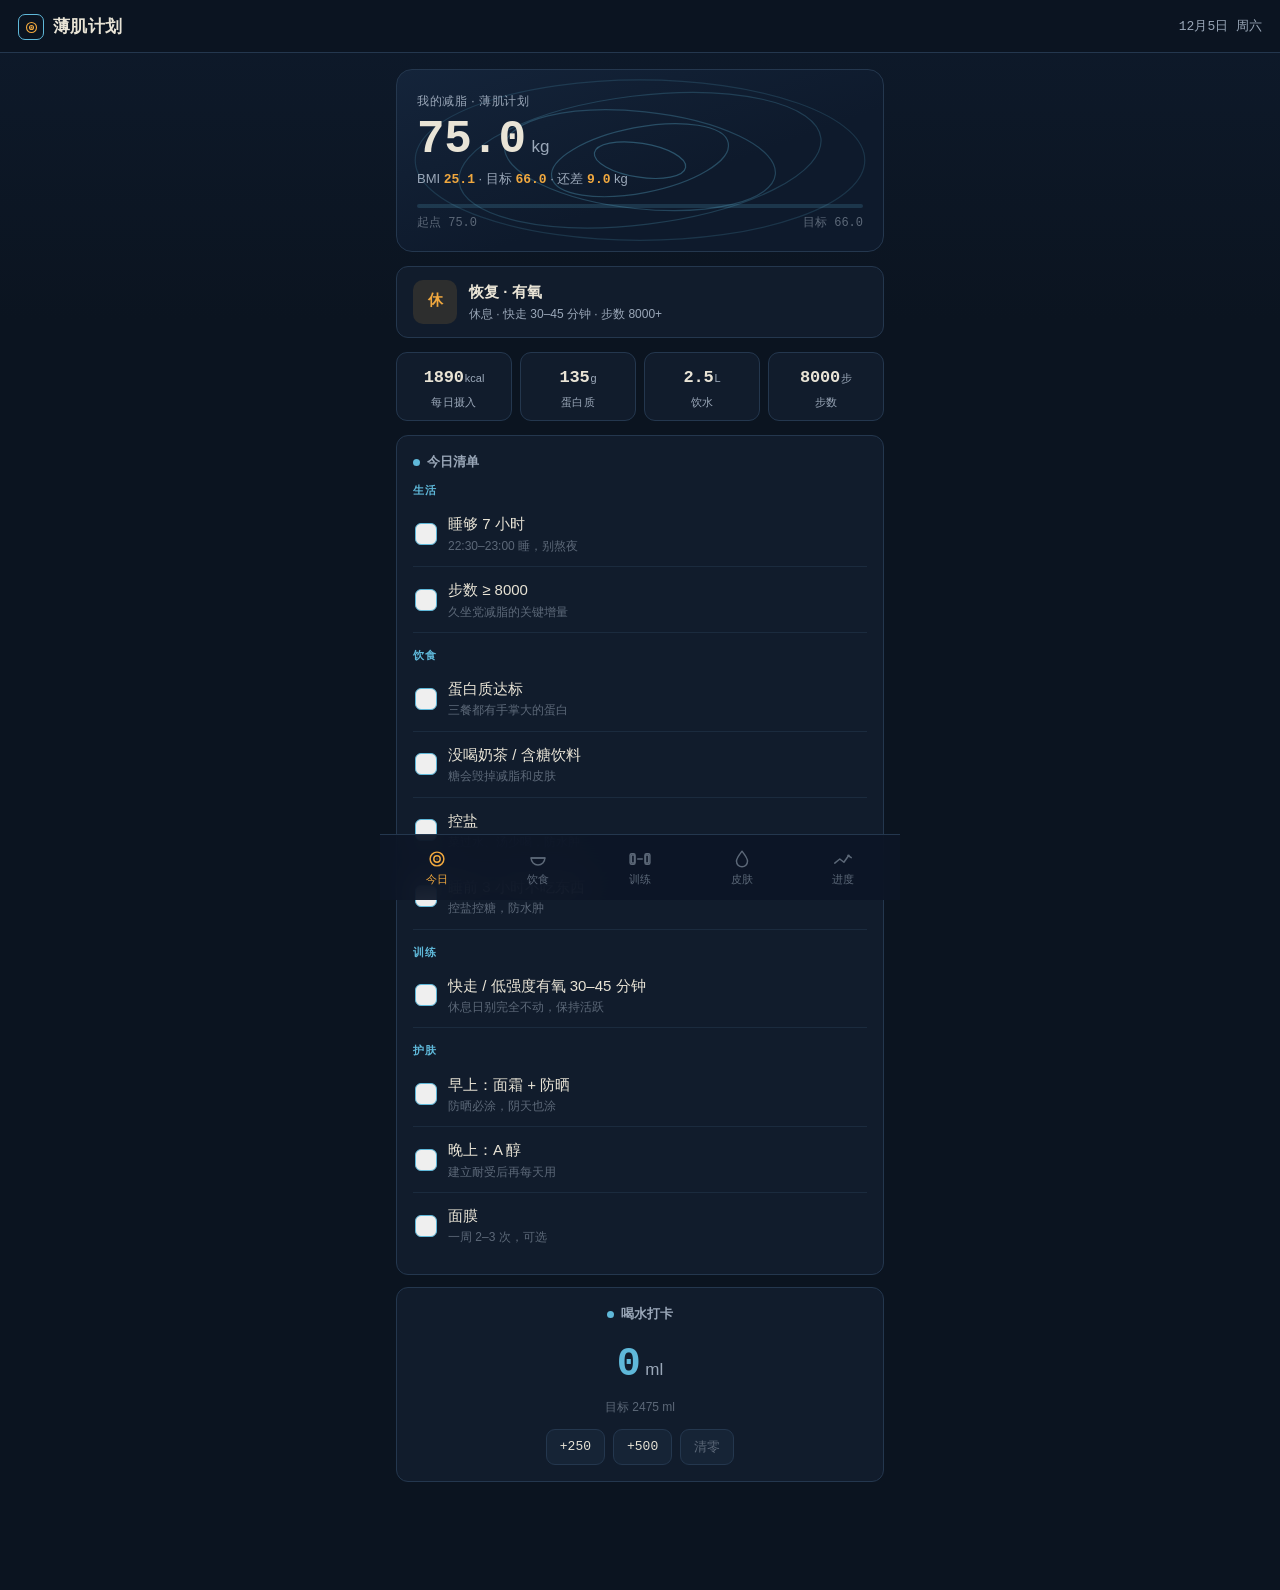
<file: index.html>
<!DOCTYPE html>
<html lang="zh-CN">
<head>
  <meta charset="UTF-8">
  <meta name="viewport" content="width=device-width, initial-scale=1, maximum-scale=1, user-scalable=no, viewport-fit=cover">
  <title>薄肌计划</title>
  <meta name="description" content="个人减脂 · 薄肌 · 皮肤 · 脸部轮廓计划">

  <!-- PWA -->
  <link rel="manifest" href="manifest.json">
  <meta name="theme-color" content="#0b1420">
  <link rel="icon" type="image/png" href="icons/icon-192.png">

  <!-- iOS 添加到主屏幕 -->
  <meta name="apple-mobile-web-app-capable" content="yes">
  <meta name="apple-mobile-web-app-status-bar-style" content="black-translucent">
  <meta name="apple-mobile-web-app-title" content="薄肌计划">
  <link rel="apple-touch-icon" href="icons/icon-180.png">

  <link rel="stylesheet" href="css/style.css">
</head>
<body>

  <header class="topbar">
    <div class="brand">
      <span class="brand-mark" aria-hidden="true">
        <svg viewBox="0 0 24 24" fill="none" stroke="currentColor" stroke-width="1.8" stroke-linecap="round" stroke-linejoin="round">
          <circle cx="12" cy="12" r="8"></circle><circle cx="12" cy="12" r="3.2"></circle><circle cx="12" cy="12" r="0.6" fill="currentColor"></circle>
        </svg>
      </span>
      薄肌计划
    </div>
    <div class="date" id="today-date">—</div>
  </header>

  <main>

    <!-- ============ 今日 ============ -->
    <section class="view active" id="view-today">

      <div class="hero">
        <svg class="contour" viewBox="0 0 400 160" preserveAspectRatio="xMidYMid slice" aria-hidden="true">
          <g fill="none" stroke="#5fb8d9">
            <ellipse cx="200" cy="80" rx="185" ry="66" stroke-opacity=".34"></ellipse>
            <ellipse cx="200" cy="80" rx="150" ry="53" stroke-opacity=".44" transform="rotate(-7 200 80)"></ellipse>
            <ellipse cx="200" cy="80" rx="112" ry="40" stroke-opacity=".54" transform="rotate(6 200 80)"></ellipse>
            <ellipse cx="200" cy="80" rx="74" ry="27" stroke-opacity=".62" transform="rotate(-11 200 80)"></ellipse>
            <ellipse cx="200" cy="80" rx="38" ry="14" stroke-opacity=".7" transform="rotate(9 200 80)"></ellipse>
          </g>
        </svg>
        <div class="hero-body">
          <div class="hero-eyebrow">我的减脂 · 薄肌计划</div>
          <div class="hero-weight">
            <span class="num" id="hero-weight">—</span>
            <span class="unit">kg</span>
          </div>
          <div class="hero-sub">BMI <b id="hero-bmi">—</b> · 目标 <b>66.0</b> · 还差 <b id="hero-diff">—</b> kg</div>
          <div class="hero-progress">
            <div class="bar"><i id="hero-fill" style="width:0%"></i></div>
            <div class="cap"><span id="hero-cap-l">起点 75.0</span><span id="hero-cap-r">目标 66.0</span></div>
          </div>
        </div>
      </div>

      <div class="today-train" id="today-train">
        <div class="day" id="tt-day">—</div>
        <div>
          <div class="t1" id="tt-name">今日训练</div>
          <div class="t2" id="tt-sub">—</div>
        </div>
      </div>

      <div class="targets">
        <div class="target"><div class="v"><span class="num" id="tgt-kcal">—</span><span class="u">kcal</span></div><div class="k">每日摄入</div></div>
        <div class="target"><div class="v"><span class="num" id="tgt-protein">—</span><span class="u">g</span></div><div class="k">蛋白质</div></div>
        <div class="target"><div class="v"><span class="num" id="tgt-water">—</span><span class="u">L</span></div><div class="k">饮水</div></div>
        <div class="target"><div class="v"><span class="num">8000</span><span class="u">步</span></div><div class="k">步数</div></div>
      </div>

      <div class="card">
        <div class="card-title"><span class="dot"></span>今日清单</div>
        <div id="checklist">
          <div class="cl-group">生活</div>
          <div class="check-item" data-key="sleep">
            <button class="box" aria-label="标记完成" aria-pressed="false"><svg viewBox="0 0 24 24" stroke-width="3" stroke-linecap="round" stroke-linejoin="round"><path d="M4 12.5 L9.5 18 L20 6"></path></svg></button>
            <div class="label">睡够 7 小时<small>22:30–23:00 睡，别熬夜</small></div>
          </div>
          <div class="check-item" data-key="steps">
            <button class="box" aria-label="标记完成" aria-pressed="false"><svg viewBox="0 0 24 24" stroke-width="3" stroke-linecap="round" stroke-linejoin="round"><path d="M4 12.5 L9.5 18 L20 6"></path></svg></button>
            <div class="label">步数 ≥ 8000<small>久坐党减脂的关键增量</small></div>
          </div>

          <div class="cl-group">饮食</div>
          <div class="check-item" data-key="protein">
            <button class="box" aria-label="标记完成" aria-pressed="false"><svg viewBox="0 0 24 24" stroke-width="3" stroke-linecap="round" stroke-linejoin="round"><path d="M4 12.5 L9.5 18 L20 6"></path></svg></button>
            <div class="label">蛋白质达标<small>三餐都有手掌大的蛋白</small></div>
          </div>
          <div class="check-item" data-key="nosugar">
            <button class="box" aria-label="标记完成" aria-pressed="false"><svg viewBox="0 0 24 24" stroke-width="3" stroke-linecap="round" stroke-linejoin="round"><path d="M4 12.5 L9.5 18 L20 6"></path></svg></button>
            <div class="label">没喝奶茶 / 含糖饮料<small>糖会毁掉减脂和皮肤</small></div>
          </div>
          <div class="check-item" data-key="lowsalt">
            <button class="box" aria-label="标记完成" aria-pressed="false"><svg viewBox="0 0 24 24" stroke-width="3" stroke-linecap="round" stroke-linejoin="round"><path d="M4 12.5 L9.5 18 L20 6"></path></svg></button>
            <div class="label">控盐<small>菜过水、汤少喝，防水肿</small></div>
          </div>
          <div class="check-item" data-key="fast">
            <button class="box" aria-label="标记完成" aria-pressed="false"><svg viewBox="0 0 24 24" stroke-width="3" stroke-linecap="round" stroke-linejoin="round"><path d="M4 12.5 L9.5 18 L20 6"></path></svg></button>
            <div class="label">睡前 3 小时不吃东西<small>控盐控糖，防水肿</small></div>
          </div>

          <div class="cl-group">训练</div>
          <div class="check-item" data-key="workout">
            <button class="box" aria-label="标记完成" aria-pressed="false"><svg viewBox="0 0 24 24" stroke-width="3" stroke-linecap="round" stroke-linejoin="round"><path d="M4 12.5 L9.5 18 L20 6"></path></svg></button>
            <div class="label"><span id="cl-workout-label">完成今日训练</span><small id="cl-workout-sub">—</small></div>
          </div>
          <div class="check-item" data-key="cardio">
            <button class="box" aria-label="标记完成" aria-pressed="false"><svg viewBox="0 0 24 24" stroke-width="3" stroke-linecap="round" stroke-linejoin="round"><path d="M4 12.5 L9.5 18 L20 6"></path></svg></button>
            <div class="label"><span id="cl-cardio-label">有氧</span><small id="cl-cardio-sub">—</small></div>
          </div>

          <div class="cl-group">护肤</div>
          <div class="check-item" data-key="amskin">
            <button class="box" aria-label="标记完成" aria-pressed="false"><svg viewBox="0 0 24 24" stroke-width="3" stroke-linecap="round" stroke-linejoin="round"><path d="M4 12.5 L9.5 18 L20 6"></path></svg></button>
            <div class="label">早上：面霜 + 防晒<small>防晒必涂，阴天也涂</small></div>
          </div>
          <div class="check-item" data-key="pmskin">
            <button class="box" aria-label="标记完成" aria-pressed="false"><svg viewBox="0 0 24 24" stroke-width="3" stroke-linecap="round" stroke-linejoin="round"><path d="M4 12.5 L9.5 18 L20 6"></path></svg></button>
            <div class="label">晚上：A 醇<small>建立耐受后再每天用</small></div>
          </div>
          <div class="check-item" data-key="mask">
            <button class="box" aria-label="标记完成" aria-pressed="false"><svg viewBox="0 0 24 24" stroke-width="3" stroke-linecap="round" stroke-linejoin="round"><path d="M4 12.5 L9.5 18 L20 6"></path></svg></button>
            <div class="label">面膜<small>一周 2–3 次，可选</small></div>
          </div>
        </div>
      </div>

      <div class="card water">
        <div class="card-title" style="justify-content:center"><span class="dot"></span>喝水打卡</div>
        <div class="big"><span class="num" id="water-val">0</span><span class="unit">ml</span></div>
        <div class="cap">目标 <span id="water-target">2500</span> ml</div>
        <div class="btns">
          <button data-add="250">+250</button>
          <button data-add="500">+500</button>
          <button class="reset" id="water-reset">清零</button>
        </div>
      </div>

    </section>

    <!-- ============ 饮食 ============ -->
    <section class="view" id="view-diet">

      <!-- 今日摄入（记录 + 自动算缺口） -->
      <div class="card">
        <div class="card-title"><span class="dot"></span>今日摄入</div>
        <div class="cal-num"><span class="num" id="intake-kcal">0</span><span class="unit"> / <span id="intake-target">—</span> kcal</span></div>
        <div class="intake-bar"><i id="intake-fill" style="width:0%"></i></div>
        <div class="intake-grid">
          <div class="intake-cell"><div class="v" id="intake-protein">0g</div><div class="k">蛋白质</div></div>
          <div class="intake-cell"><div class="v" id="intake-left">—</div><div class="k">还能吃 kcal</div></div>
          <div class="intake-cell"><div class="v" id="intake-deficit">—</div><div class="k">热量缺口 kcal</div></div>
        </div>
      </div>

      <!-- 记录今天吃了什么 -->
      <div class="card">
        <div class="card-title"><span class="dot"></span>今天吃了什么</div>
        <div id="food-log" class="food-log"><div class="food-empty">还没记录，点下方「添加食物」</div></div>
        <button class="btn block" id="open-picker">＋ 添加食物</button>
      </div>

      <!-- 每日目标（随体重动态调整） -->
      <div class="card">
        <div class="card-title"><span class="dot"></span>今日目标 · 随体重自动调整</div>
        <div class="cal-num"><span class="num" id="diet-kcal">—</span><span class="unit">kcal / 天</span></div>
        <div class="macro">
          <div class="m"><div class="v"><span class="num" id="diet-protein">—</span><span>g</span></div><div class="k">蛋白质</div></div>
          <div class="m"><div class="v"><span class="num" id="diet-fat">—</span><span>g</span></div><div class="k">脂肪</div></div>
          <div class="m"><div class="v"><span class="num" id="diet-carb">—</span><span>g</span></div><div class="k">碳水</div></div>
        </div>
        <p class="note" id="diet-note">—</p>
      </div>

      <div class="section">食堂红绿灯</div>
      <div class="lights">
        <div class="light green">
          <div class="hd"><span class="lamp"></span>绿灯 · 放心吃</div>
          <p>蛋白：水煮蛋、茶叶蛋、鸡胸肉、清蒸鱼、水煮虾、瘦牛肉、卤牛肉（瘦）、豆腐豆干、无糖豆浆、纯牛奶、无糖酸奶。<br>蔬菜：西兰花、菠菜、青菜、黄瓜、番茄、芹菜等绿叶菜。<br>主食：糙米、玉米、红薯、燕麦、全麦面包。</p>
        </div>
        <div class="light yellow">
          <div class="hd"><span class="lamp"></span>黄灯 · 适量吃</div>
          <p>白米饭、面条、馒头、土豆、粉条、香蕉、较甜的水果、坚果——注意量，坚果一次一小把（约 10 颗）。</p>
        </div>
        <div class="light red">
          <div class="hd"><span class="lamp"></span>红灯 · 少碰</div>
          <p>油炸（炸鸡、油条、锅包肉）、糖醋/鱼香/宫保等重油芡汁菜、红烧肉与肥肉、奶茶和含糖饮料、蛋糕饼干、辣条、腊肠腊肉、猪蹄、油腻的菜汤。</p>
        </div>
      </div>

      <div class="section">打菜口诀</div>
      <div class="card">
        <div class="tip"><span class="idx">1</span><p>一荤两素：一份清蒸 / 水煮 / 卤的肉 + 两份少油青菜</p></div>
        <div class="tip"><span class="idx">2</span><p>主食减半：米饭、馒头减到一拳头，或换成玉米、红薯</p></div>
        <div class="tip"><span class="idx">3</span><p>先吃蛋白和蔬菜，主食放最后<small>饱腹感先上来，自然少吃主食</small></p></div>
        <div class="tip"><span class="idx">4</span><p>菜太油就过一遍水再吃<small>涮掉一层油，热量和盐都少很多</small></p></div>
        <div class="tip"><span class="idx">5</span><p>汤少喝——油和盐都沉在汤里</p></div>
        <div class="tip"><span class="idx">6</span><p>不喝含糖饮料，配白水或无糖茶</p></div>
      </div>

      <div class="section">三餐模板<span class="hint">合计约 1900 kcal / 蛋白约 140g</span></div>
      <div class="meal card">
        <div class="meal-hd"><span class="tag">≈450</span><span class="name">早餐</span></div>
        <ul>
          <li>水煮蛋 ×2 + 无糖豆浆或纯牛奶 250ml</li>
          <li>燕麦 / 玉米 / 全麦面包（选一样）</li>
          <li>一个苹果或半根黄瓜</li>
        </ul>
      </div>
      <div class="meal card">
        <div class="meal-hd"><span class="tag">≈700</span><span class="name">午餐</span></div>
        <ul>
          <li>米饭一拳头（减半）</li>
          <li>清蒸鱼 / 鸡胸 / 瘦牛肉，约掌心 ×1.5</li>
          <li>两份少油青菜</li>
        </ul>
      </div>
      <div class="meal card">
        <div class="meal-hd"><span class="tag">≈550</span><span class="name">晚餐</span></div>
        <ul>
          <li>蛋白质为主：鸡胸 / 鱼 / 豆腐</li>
          <li>大量蔬菜</li>
          <li>半拳头主食，或红薯、玉米</li>
        </ul>
      </div>
      <div class="meal card">
        <div class="meal-hd"><span class="tag">≈200</span><span class="name">加餐</span></div>
        <ul>
          <li>无糖酸奶 / 牛奶一杯，或蛋白粉一勺，或水果 + 10 颗坚果</li>
          <li>训练日：练前 1.5 小时吃根香蕉或全麦面包，练后补蛋白 + 碳水</li>
        </ul>
      </div>

    </section>

    <!-- ============ 训练 ============ -->
    <section class="view" id="view-training">

      <div class="card">
        <div class="card-title"><span class="dot"></span>一周安排</div>
        <div class="stat-row"><span class="k">训练</span><span class="v">周一 胸 · 周二 肩 · 周四 背 · 周五 腿</span></div>
        <div class="stat-row"><span class="k">恢复</span><span class="v">周三 / 周六 / 周日 休息 + 有氧 / 步行</span></div>
        <p class="note">每次 1–2 小时足够，重点在动作质量，别拖沓。</p>
      </div>

      <div class="section">训练计划<span class="hint">次数 8–15，中等重量</span></div>

      <div class="card day-card">
        <div class="day-hd"><span class="day-chip">周一</span><span class="day-name">胸</span><span class="day-focus">上胸 · 厚度</span></div>
        <div class="ex"><span class="ex-name">平板杠铃卧推</span><span class="ex-spec">4 × 8–10</span></div>
        <div class="ex"><span class="ex-name">上斜哑铃卧推</span><span class="ex-spec">4 × 10–12</span></div>
        <div class="ex"><span class="ex-name">双杠臂屈伸</span><span class="ex-spec">3 × 10–12</span></div>
        <div class="ex"><span class="ex-name">绳索夹胸</span><span class="ex-spec">3 × 12–15</span></div>
      </div>

      <div class="card day-card">
        <div class="day-hd"><span class="day-chip">周二</span><span class="day-name">肩</span><span class="day-focus">宽肩 · 中后束</span></div>
        <div class="ex"><span class="ex-name">站姿杠铃推举</span><span class="ex-spec">4 × 8–10</span></div>
        <div class="ex"><span class="ex-name">哑铃侧平举</span><span class="ex-spec">4 × 12–15</span></div>
        <div class="ex"><span class="ex-name">俯身反向飞鸟</span><span class="ex-spec">4 × 12–15</span></div>
        <div class="ex"><span class="ex-name">绳索面拉</span><span class="ex-spec">3 × 15</span></div>
      </div>

      <div class="card day-card">
        <div class="day-hd"><span class="day-chip">周四</span><span class="day-name">背</span><span class="day-focus">宽度 · 倒三角</span></div>
        <div class="ex"><span class="ex-name">引体向上（或高位下拉）</span><span class="ex-spec">4 × 8–12</span></div>
        <div class="ex"><span class="ex-name">杠铃划船</span><span class="ex-spec">4 × 8–10</span></div>
        <div class="ex"><span class="ex-name">坐姿绳索划船</span><span class="ex-spec">3 × 10–12</span></div>
        <div class="ex"><span class="ex-name">直臂下压</span><span class="ex-spec">3 × 12–15</span></div>
      </div>

      <div class="card day-card">
        <div class="day-hd"><span class="day-chip">周五</span><span class="day-name">腿</span><span class="day-focus">力量 · 代谢</span></div>
        <div class="ex"><span class="ex-name">深蹲</span><span class="ex-spec">4 × 8–10</span></div>
        <div class="ex"><span class="ex-name">罗马尼亚硬拉</span><span class="ex-spec">3 × 8–10</span></div>
        <div class="ex"><span class="ex-name">腿举（或箭步蹲）</span><span class="ex-spec">3 × 10–12</span></div>
        <div class="ex"><span class="ex-name">坐姿腿弯举</span><span class="ex-spec">3 × 12–15</span></div>
        <div class="ex"><span class="ex-name">提踵</span><span class="ex-spec">4 × 15–20</span></div>
      </div>

      <div class="section">薄肌要点</div>
      <div class="card">
        <div class="tip"><span class="idx">1</span><p>次数 8–15、中等重量，慢下快上（控制离心）</p></div>
        <div class="tip"><span class="idx">2</span><p>渐进超负荷：每周在次数或重量上 + 一点点</p></div>
        <div class="tip"><span class="idx">3</span><p>减脂期别降重量：保住力量 = 保住肌肉</p></div>
        <div class="tip"><span class="idx">4</span><p>复合动作为主，组间休息 60–90 秒</p></div>
        <div class="tip"><span class="idx">5</span><p>想要「薄」的身材：重点不是练小，是体脂够低 + 肌肉线条清晰</p></div>
      </div>

      <div class="section">有氧与步数</div>
      <div class="card">
        <div class="tip"><span class="idx">•</span><p>训练后 20–30 分钟快走 / 坡度走，心率约 120–140</p></div>
        <div class="tip"><span class="idx">•</span><p>休息日 30–45 分钟低强度有氧</p></div>
        <div class="tip"><span class="idx">•</span><p>日常步数 8000–10000——久坐党减脂的关键增量</p></div>
      </div>

    </section>

    <!-- ============ 皮肤 ============ -->
    <section class="view" id="view-skin">

      <div class="card">
        <div class="card-title"><span class="dot"></span>我的护肤流程</div>
        <div class="step"><span class="clock">早</span><p>洁面 → 面霜 → 防晒（必涂）</p></div>
        <div class="step"><span class="clock">晚</span><p>洁面 → A 醇（建立耐受后再每天用）</p></div>
        <div class="step"><span class="clock">偶尔</span><p>面膜（一周 2–3 次）</p></div>
        <div class="step"><span class="clock">A醇注意</span><p>只在晚上用，白天务必防晒；从每周 2–3 次开始建立耐受，用完做好保湿，别和酸类 / 高浓度 VC 叠用</p></div>
        <div class="step"><span class="clock">运动后</span><p>及时洗脸 / 洗澡，别让汗和油闷着</p></div>
      </div>

      <div class="section">脸部轮廓 · 下颌线</div>
      <div class="card rank">
        <p class="note" style="margin:0 0 6px">按重要性排序。核心公式：低体脂 + 低水肿 + 好体态 + 紧致皮肤。</p>
        <div class="tip"><span class="idx"></span><p>减脂到 13–15%<small>脸是最后瘦的，全身减脂脸自然收紧——别急，坚持就有效</small></p></div>
        <div class="tip"><span class="idx"></span><p>控盐控钠<small>食堂偏咸，多喝水排钠；睡前别吃太咸，减少晨起水肿脸</small></p></div>
        <div class="tip"><span class="idx"></span><p>睡够别熬夜<small>熬夜 = 水肿 + 皮肤差，下颌线直接模糊</small></p></div>
        <div class="tip"><span class="idx"></span><p>体态挺直<small>颈前倾 / 圆肩会让双下巴明显——每天靠墙站（后脑、肩、臀、脚跟贴墙）、下巴微收</small></p></div>
        <div class="tip"><span class="idx"></span><p>用鼻子呼吸<small>长期口呼吸会让下巴后缩、脸型变差</small></p></div>
        <div class="tip"><span class="idx"></span><p>皮肤紧致<small>防晒 + 保湿 + 吃够蛋白质</small></p></div>
      </div>

      <div class="section">皮肤变好的关键</div>
      <div class="card rank">
        <div class="tip"><span class="idx"></span><p>防晒（每天，阴天也涂）<small>抗老、防痘印加深的第一位</small></p></div>
        <div class="tip"><span class="idx"></span><p>睡够 7–8 小时<small>皮肤修复、气色</small></p></div>
        <div class="tip"><span class="idx"></span><p>少糖（奶茶、甜点）<small>糖化让皮肤暗沉、爱长痘</small></p></div>
        <div class="tip"><span class="idx"></span><p>喝水 2–3L<small>保湿、代谢</small></p></div>
        <div class="tip"><span class="idx"></span><p>温和清洁 + 保湿<small>别过度清洁，破坏屏障反而更油更痘</small></p></div>
      </div>

      <div class="section">变帅清单（加分项）</div>
      <div class="card">
        <div class="tip"><span class="idx">•</span><p>发型：剪清爽、露出额头的短发</p></div>
        <div class="tip"><span class="idx">•</span><p>眉毛：修掉杂毛，眉形干净</p></div>
        <div class="tip"><span class="idx">•</span><p>皮肤：干净透亮最加分（护肤 + 防晒）</p></div>
        <div class="tip"><span class="idx">•</span><p>穿搭：合身、干净、基础色</p></div>
        <div class="tip"><span class="idx">•</span><p>体态：背挺直，气质直接提升</p></div>
      </div>

    </section>

    <!-- ============ 进度 ============ -->
    <section class="view" id="view-progress">

      <div class="card">
        <div class="card-title"><span class="dot"></span>记录体重</div>
        <div class="field">
          <input type="number" id="weight-input" inputmode="decimal" placeholder="75.0" step="0.1" min="40" max="200" aria-label="当前体重（公斤）">
          <button class="btn" id="weight-add">记录</button>
        </div>
        <p class="note">建议每天早起、空腹、上完厕所后称，同一时间记录。</p>
      </div>

      <div class="card">
        <div class="card-title"><span class="dot"></span>体重趋势</div>
        <div class="chart-wrap">
          <div id="chart-empty" class="chart-empty">还没有记录，先称一次体重吧</div>
          <svg id="weight-chart" role="img" aria-label="体重趋势折线图" style="display:none"></svg>
        </div>
      </div>

      <div class="card">
        <div class="card-title"><span class="dot"></span>身体数据</div>
        <div class="stat-row"><span class="k">当前体重</span><span class="v"><span class="num" id="stat-weight">—</span> <small>kg</small></span></div>
        <div class="stat-row"><span class="k">BMI</span><span class="v"><span class="num" id="stat-bmi">—</span></span></div>
        <div class="stat-row"><span class="k">目标体重</span><span class="v"><span class="num">66.0</span> <small>kg</small></span></div>
        <div class="stat-row"><span class="k">估算体脂</span><span class="v" id="stat-bf">约 22–25% <small>以体脂秤为准</small></span></div>
        <div class="stat-row"><span class="k">最近趋势</span><span class="v" id="stat-trend">—</span></div>
      </div>

      <div class="card">
        <div class="card-title"><span class="dot"></span>每周照片</div>
        <p style="font-size:var(--text-sm);color:var(--ink-dim)">每周固定时间（如周日早上空腹）拍正面、侧面、背面三张，同一光线、同一角度。体重会骗人，照片不会——这是判断减脂进度最可靠的方式。</p>
      </div>

    </section>

  </main>

  <nav class="tabbar" aria-label="主导航">
    <button class="tab active" data-view="today" aria-current="page">
      <svg viewBox="0 0 24 24" stroke-width="1.6" stroke-linecap="round" stroke-linejoin="round"><circle cx="12" cy="12" r="7.5"></circle><circle cx="12" cy="12" r="3.5"></circle><circle cx="12" cy="12" r="0.6" fill="currentColor" stroke="none"></circle></svg>
      今日
    </button>
    <button class="tab" data-view="diet">
      <svg viewBox="0 0 24 24" stroke-width="1.6" stroke-linecap="round" stroke-linejoin="round"><path d="M4.5 11h15"></path><path d="M4.5 11a7.5 7.5 0 0 0 15 0z"></path></svg>
      饮食
    </button>
    <button class="tab" data-view="training">
      <svg viewBox="0 0 24 24" stroke-width="1.6" stroke-linecap="round" stroke-linejoin="round"><line x1="9.5" y1="12" x2="14.5" y2="12"></line><rect x="2.6" y="7.6" width="3.4" height="8.8" rx="1"></rect><rect x="1.2" y="6.2" width="5.4" height="11.6" rx="1.6"></rect><rect x="18" y="7.6" width="3.4" height="8.8" rx="1"></rect><rect x="17.4" y="6.2" width="5.4" height="11.6" rx="1.6"></rect></svg>
      训练
    </button>
    <button class="tab" data-view="skin">
      <svg viewBox="0 0 24 24" stroke-width="1.6" stroke-linecap="round" stroke-linejoin="round"><path d="M12 3.5 C 8.5 8 6 11 6 14.5 A 6 6 0 0 0 18 14.5 C 18 11 15.5 8 12 3.5 Z"></path></svg>
      皮肤
    </button>
    <button class="tab" data-view="progress">
      <svg viewBox="0 0 24 24" stroke-width="1.6" stroke-linecap="round" stroke-linejoin="round"><path d="M3 16.5 L8.5 12 L13 15.5 L18 8.5 L21 10.5"></path><circle cx="18" cy="8.5" r="1.4" fill="currentColor" stroke="none"></circle></svg>
      进度
    </button>
  </nav>

  <!-- 食物选择弹层 -->
  <div class="modal" id="food-picker" hidden>
    <div class="modal-backdrop" data-close></div>
    <div class="modal-sheet" role="dialog" aria-label="添加食物">
      <div class="modal-head">
        <span class="t">添加食物</span>
        <button class="modal-close" data-close aria-label="关闭">×</button>
      </div>
      <div class="meal-tabs" id="meal-tabs">
        <button data-meal="早" class="active">早餐</button>
        <button data-meal="午">午餐</button>
        <button data-meal="晚">晚餐</button>
        <button data-meal="加">加餐</button>
      </div>
      <input class="fp-search" id="fp-search" type="search" placeholder="搜索食物，如「鸡胸」「米饭」" aria-label="搜索食物">
      <div class="cat-chips" id="cat-chips">
        <button data-cat="全部" class="active">全部</button>
        <button data-cat="主食">主食</button>
        <button data-cat="蛋白">蛋白</button>
        <button data-cat="蔬菜">蔬菜</button>
        <button data-cat="水果">水果</button>
        <button data-cat="饮品">饮品</button>
        <button data-cat="零食">零食</button>
        <button data-cat="红灯">红灯</button>
      </div>
      <div class="food-list" id="food-list"></div>
    </div>
  </div>

  <div class="toast" id="toast"></div>

  <script src="js/foods.js"></script>
  <script src="js/app.js"></script>
</body>
</html>
</file>
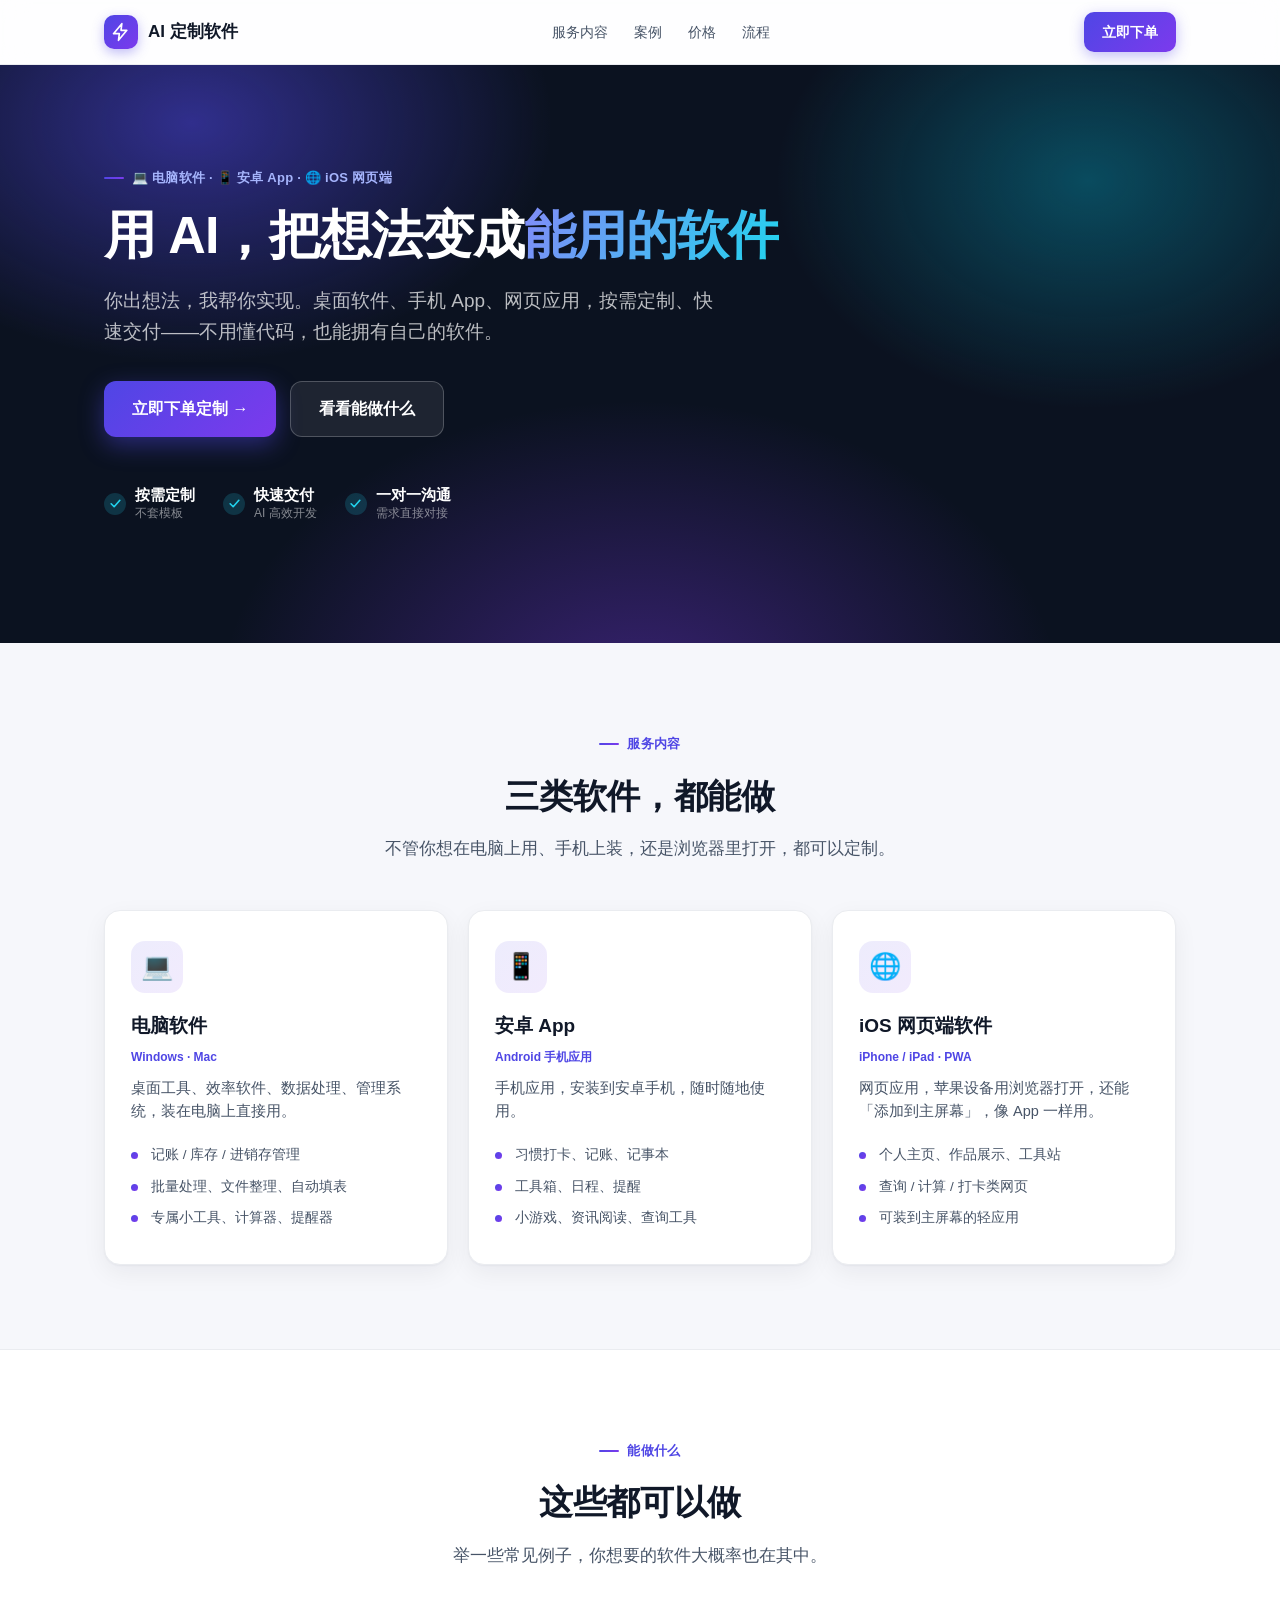
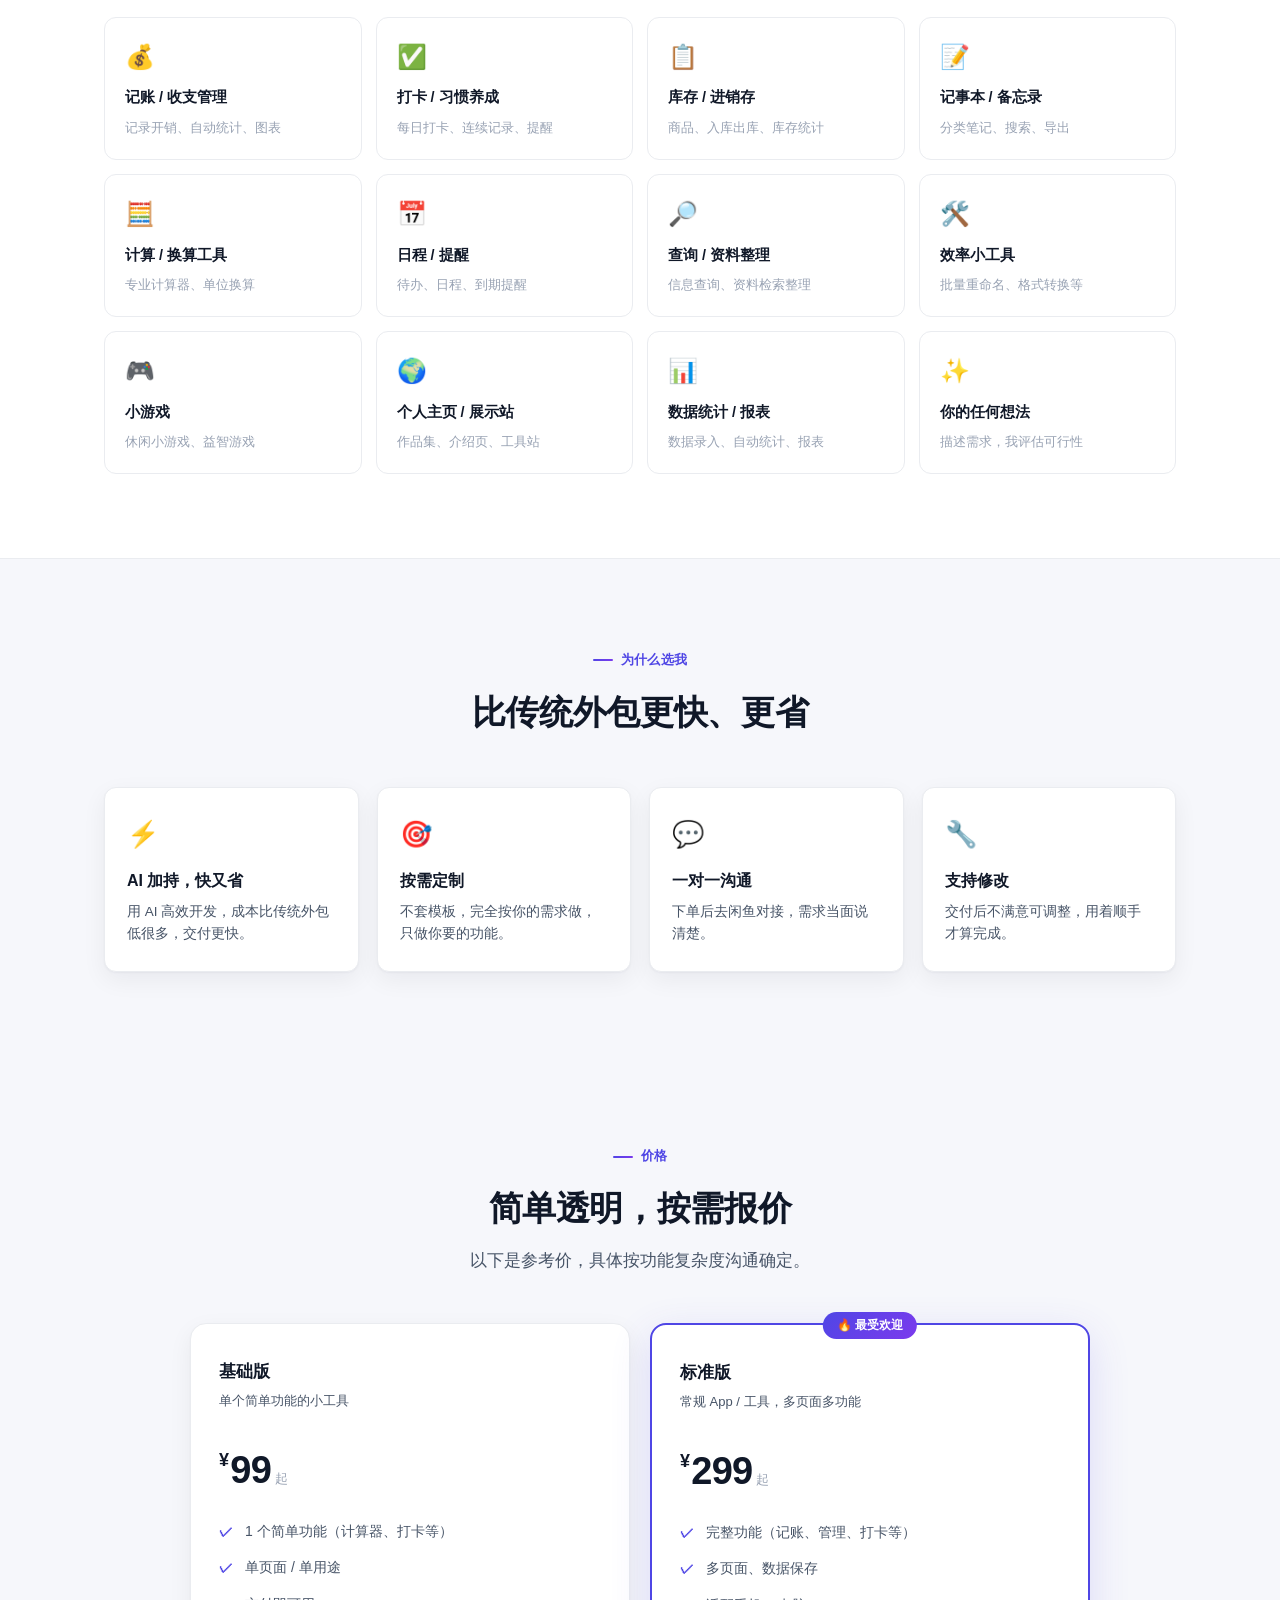
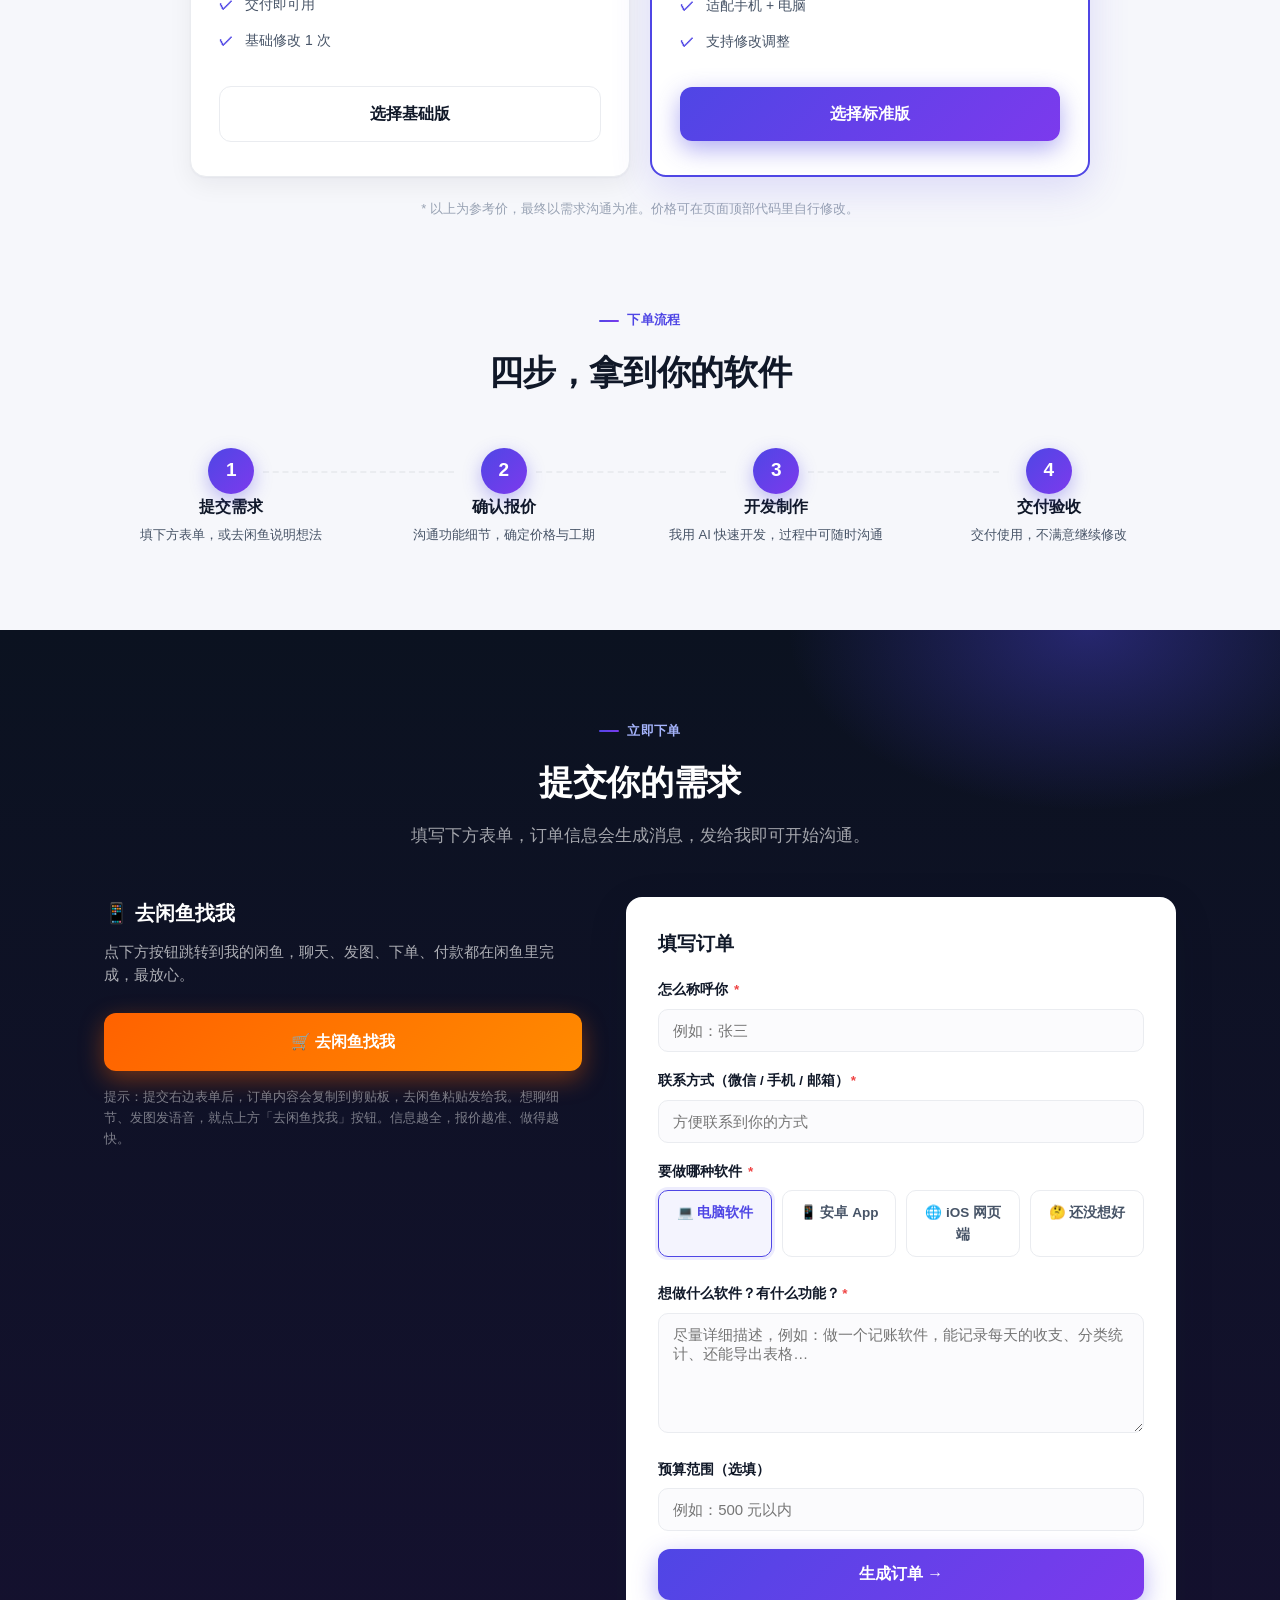
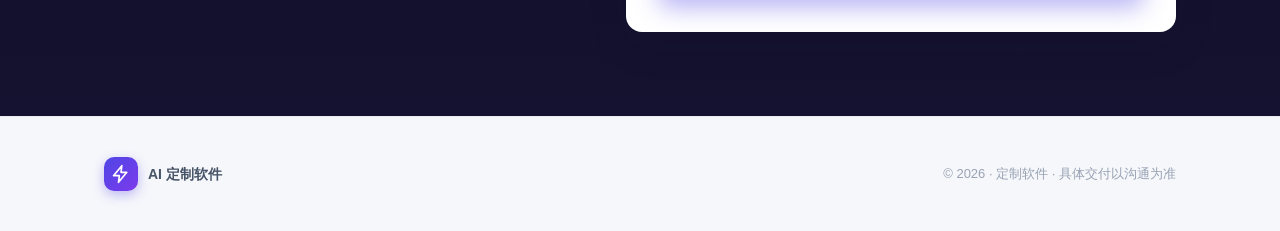
<file: ai-software-shop.html>
<!DOCTYPE html>
<html lang="zh-CN">
<head>
<meta charset="UTF-8">
<meta name="viewport" content="width=device-width, initial-scale=1, viewport-fit=cover">
<title>AI 定制软件 · 你的想法，我来实现</title>
<meta name="description" content="电脑软件 / 安卓 App / iOS 网页端，AI 按需定制软件，快速交付。">
<style>
  :root{
    --bg:#f6f7fb;
    --surface:#ffffff;
    --ink:#101828;
    --ink-2:#475467;
    --ink-3:#98a2b3;
    --line:#eaecf0;
    --brand:#4f46e5;
    --brand-2:#7c3aed;
    --cyan:#06b6d4;
    --grad:linear-gradient(135deg,#4f46e5 0%,#7c3aed 100%);
    --grad-soft:linear-gradient(135deg,rgba(79,70,229,.10),rgba(124,58,237,.10));
    --shadow:0 1px 2px rgba(16,24,40,.04),0 8px 24px rgba(16,24,40,.06);
    --shadow-lg:0 12px 40px rgba(16,24,40,.12);
    --r:16px;
    --r-sm:12px;
    font-family:-apple-system,BlinkMacSystemFont,"Segoe UI","PingFang SC","Hiragino Sans GB","Microsoft YaHei","Helvetica Neue",Arial,sans-serif;
  }
  *{box-sizing:border-box;margin:0;padding:0}
  html{scroll-behavior:smooth;-webkit-text-size-adjust:100%}
  body{
    background:var(--bg);
    color:var(--ink);
    line-height:1.6;
    -webkit-font-smoothing:antialiased;
  }
  a{color:inherit;text-decoration:none}
  .wrap{max-width:1120px;margin:0 auto;padding:0 24px}
  .eyebrow{
    display:inline-flex;align-items:center;gap:8px;
    font-size:13px;font-weight:600;letter-spacing:.02em;
    color:var(--brand);
  }
  .eyebrow::before{content:"";width:20px;height:2px;background:var(--grad);border-radius:2px}

  /* ===== 顶部导航 ===== */
  header{
    position:sticky;top:0;z-index:50;
    background:rgba(255,255,255,.82);
    backdrop-filter:blur(14px);-webkit-backdrop-filter:blur(14px);
    border-bottom:1px solid var(--line);
  }
  .nav{display:flex;align-items:center;justify-content:space-between;height:64px}
  .brand{display:flex;align-items:center;gap:10px;font-weight:700;font-size:17px}
  .brand-mark{
    width:34px;height:34px;border-radius:10px;background:var(--grad);
    display:grid;place-items:center;color:#fff;flex:none;
    box-shadow:0 4px 12px rgba(79,70,229,.35);
  }
  .brand-mark svg{width:20px;height:20px}
  .nav-links{display:flex;align-items:center;gap:26px;font-size:14px;color:var(--ink-2)}
  .nav-links a:hover{color:var(--brand)}
  .nav .cta{
    background:var(--grad);color:#fff;font-weight:600;font-size:14px;
    padding:9px 18px;border-radius:10px;box-shadow:0 4px 14px rgba(79,70,229,.35);
    transition:transform .15s ease,box-shadow .15s ease;
  }
  .nav .cta:hover{transform:translateY(-1px);box-shadow:0 6px 18px rgba(79,70,229,.45)}
  @media(max-width:760px){.nav-links{display:none}}

  /* ===== Hero ===== */
  .hero{
    position:relative;overflow:hidden;color:#fff;
    background:#0b1220;
    padding:96px 0 120px;
  }
  .hero::before{
    content:"";position:absolute;inset:0;pointer-events:none;
    background:
      radial-gradient(600px 400px at 15% 10%,rgba(79,70,229,.55),transparent 60%),
      radial-gradient(520px 380px at 85% 20%,rgba(6,182,212,.35),transparent 60%),
      radial-gradient(700px 500px at 50% 110%,rgba(124,58,237,.4),transparent 60%);
  }
  .hero .wrap{position:relative}
  .hero-inner{max-width:760px}
  .hero h1{font-size:52px;line-height:1.15;font-weight:800;letter-spacing:-.02em;margin:18px 0 20px}
  .hero h1 .hl{background:linear-gradient(120deg,#818cf8,#22d3ee);-webkit-background-clip:text;background-clip:text;color:transparent}
  .hero p{font-size:19px;color:rgba(255,255,255,.72);max-width:620px}
  .hero-btns{display:flex;gap:14px;margin-top:34px;flex-wrap:wrap}
  .btn{
    display:inline-flex;align-items:center;justify-content:center;gap:8px;
    padding:14px 28px;border-radius:12px;font-size:16px;font-weight:600;
    cursor:pointer;border:none;transition:transform .15s ease,box-shadow .15s ease;
  }
  .btn-primary{background:var(--grad);color:#fff;box-shadow:0 8px 24px rgba(79,70,229,.45)}
  .btn-primary:hover{transform:translateY(-2px);box-shadow:0 12px 30px rgba(79,70,229,.55)}
  .btn-ghost{background:rgba(255,255,255,.08);color:#fff;border:1px solid rgba(255,255,255,.22)}
  .btn-ghost:hover{background:rgba(255,255,255,.14)}
  .hero-trust{display:flex;gap:28px;margin-top:48px;flex-wrap:wrap}
  .hero-trust .t{display:flex;align-items:center;gap:9px;font-size:14px;color:rgba(255,255,255,.66)}
  .hero-trust .t b{display:block;font-size:15px;color:#fff;font-weight:600;line-height:1.3}
  .hero-trust .t small{display:block;color:rgba(255,255,255,.5);font-size:12px}
  .tick{width:22px;height:22px;border-radius:50%;background:rgba(34,211,238,.18);color:#22d3ee;display:grid;place-items:center;flex:none}
  .tick svg{width:13px;height:13px}
  @media(max-width:760px){
    .hero{padding:64px 0 84px}
    .hero h1{font-size:34px}
    .hero p{font-size:16px}
    .hero-trust{gap:18px}
  }

  /* ===== 区块通用 ===== */
  section{padding:84px 0}
  .sec-head{max-width:640px;margin:0 auto 48px;text-align:center}
  .sec-head .eyebrow{justify-content:center}
  .sec-head h2{font-size:34px;font-weight:800;letter-spacing:-.01em;margin:14px 0 12px}
  .sec-head p{color:var(--ink-2);font-size:17px}
  @media(max-width:760px){section{padding:56px 0}.sec-head h2{font-size:26px}}

  /* ===== 服务内容 ===== */
  .grid-3{display:grid;grid-template-columns:repeat(3,1fr);gap:20px}
  .srv{
    background:var(--surface);border:1px solid var(--line);border-radius:var(--r);
    padding:30px 26px;box-shadow:var(--shadow);position:relative;overflow:hidden;
    transition:transform .18s ease,box-shadow .18s ease;
  }
  .srv:hover{transform:translateY(-4px);box-shadow:var(--shadow-lg)}
  .srv::before{content:"";position:absolute;top:0;left:0;right:0;height:4px;background:var(--grad);opacity:0;transition:opacity .18s ease}
  .srv:hover::before{opacity:1}
  .srv-icon{width:52px;height:52px;border-radius:14px;background:var(--grad-soft);display:grid;place-items:center;font-size:26px;margin-bottom:18px}
  .srv h3{font-size:19px;font-weight:700;margin-bottom:6px}
  .srv .tag{font-size:12px;color:var(--brand);font-weight:600;margin-bottom:10px}
  .srv p{color:var(--ink-2);font-size:14.5px;margin-bottom:16px}
  .srv ul{list-style:none}
  .srv li{font-size:13.5px;color:var(--ink-2);padding:5px 0 5px 20px;position:relative}
  .srv li::before{content:"";position:absolute;left:0;top:13px;width:7px;height:7px;border-radius:50%;background:var(--grad)}
  @media(max-width:820px){.grid-3{grid-template-columns:1fr}}

  /* ===== 案例 ===== */
  .cases{background:var(--surface);border-top:1px solid var(--line);border-bottom:1px solid var(--line)}
  .case-grid{display:grid;grid-template-columns:repeat(4,1fr);gap:14px}
  .case{
    border:1px solid var(--line);border-radius:var(--r-sm);padding:20px;
    transition:border-color .15s ease,transform .15s ease;
  }
  .case:hover{border-color:#c7d2fe;transform:translateY(-2px)}
  .case .ico{font-size:24px;margin-bottom:10px}
  .case b{display:block;font-size:14.5px;margin-bottom:4px}
  .case span{font-size:12.5px;color:var(--ink-3)}
  @media(max-width:900px){.case-grid{grid-template-columns:repeat(2,1fr)}}
  @media(max-width:480px){.case-grid{grid-template-columns:1fr}}

  /* ===== 为什么选我 ===== */
  .why-grid{display:grid;grid-template-columns:repeat(4,1fr);gap:18px}
  .why{
    background:var(--surface);border:1px solid var(--line);border-radius:var(--r-sm);
    padding:26px 22px;box-shadow:var(--shadow);
  }
  .why .ico{font-size:26px;margin-bottom:12px}
  .why h3{font-size:16px;font-weight:700;margin-bottom:8px}
  .why p{font-size:13.5px;color:var(--ink-2)}
  @media(max-width:900px){.why-grid{grid-template-columns:repeat(2,1fr)}}
  @media(max-width:480px){.why-grid{grid-template-columns:1fr}}

  /* ===== 价格 ===== */
  .price-grid{display:grid;grid-template-columns:repeat(2,minmax(300px,440px));gap:20px;align-items:stretch;justify-content:center}
  .price{
    background:var(--surface);border:1px solid var(--line);border-radius:var(--r);
    padding:34px 28px;display:flex;flex-direction:column;position:relative;box-shadow:var(--shadow);
  }
  .price.hot{border:2px solid var(--brand);box-shadow:0 12px 40px rgba(79,70,229,.16)}
  .price .badge{
    position:absolute;top:-13px;left:50%;transform:translateX(-50%);
    background:var(--grad);color:#fff;font-size:12px;font-weight:600;
    padding:4px 14px;border-radius:999px;white-space:nowrap;
  }
  .price h3{font-size:17px;font-weight:700}
  .price .desc{font-size:13px;color:var(--ink-2);margin:6px 0 20px;min-height:40px}
  .price .amount{font-size:38px;font-weight:800;letter-spacing:-.02em;line-height:1}
  .price .amount .cur{font-size:18px;font-weight:700;vertical-align:top;margin-right:2px}
  .price .amount .from{font-size:13px;color:var(--ink-3);font-weight:500;margin-left:4px}
  .price ul{list-style:none;margin:24px 0 28px;flex:1}
  .price li{font-size:14px;color:var(--ink-2);padding:7px 0 7px 26px;position:relative}
  .price li::before{content:"✓";position:absolute;left:0;top:7px;color:var(--brand);font-weight:700}
  .price .btn{width:100%}
  .price .btn-line{background:var(--surface);color:var(--ink);border:1px solid var(--line)}
  .price .btn-line:hover{border-color:var(--brand);color:var(--brand)}
  .price-note{text-align:center;color:var(--ink-3);font-size:13px;margin-top:22px}
  @media(max-width:820px){.price-grid{grid-template-columns:1fr}}

  /* ===== 流程 ===== */
  .steps{display:grid;grid-template-columns:repeat(4,1fr);gap:18px;counter-reset:step}
  .step{position:relative;padding-top:46px;text-align:center}
  .step::before{
    content:"";position:absolute;top:23px;left:calc(50% + 32px);right:calc(-50% + 32px);
    border-top:2px dashed var(--line);
  }
  .step:last-child::before{display:none}
  .step .num{
    counter-increment:step;position:absolute;top:0;left:50%;transform:translateX(-50%);
    width:46px;height:46px;border-radius:50%;background:var(--grad);color:#fff;
    display:grid;place-items:center;font-size:19px;font-weight:700;
    box-shadow:0 6px 18px rgba(79,70,229,.35);
  }
  .step .num::before{content:counter(step)}
  .step h3{font-size:16px;font-weight:700;margin-bottom:6px}
  .step p{font-size:13px;color:var(--ink-2)}
  @media(max-width:820px){.steps{grid-template-columns:repeat(2,1fr);gap:28px 18px}.step::before{display:none}}

  /* ===== 下单 ===== */
  .order{
    background:linear-gradient(180deg,#0b1220 0%,#151130 100%);color:#fff;
    position:relative;overflow:hidden;
  }
  .order::before{
    content:"";position:absolute;inset:0;pointer-events:none;
    background:radial-gradient(500px 300px at 85% 0%,rgba(79,70,229,.4),transparent 60%);
  }
  .order .wrap{position:relative}
  .order .sec-head h2{color:#fff}
  .order .sec-head p{color:rgba(255,255,255,.62)}
  .order-layout{display:grid;grid-template-columns:1fr 1.15fr;gap:44px;align-items:start}
  .order-aside h3{font-size:20px;font-weight:700;margin-bottom:12px}
  .order-aside>p{color:rgba(255,255,255,.66);font-size:14.5px;margin-bottom:26px}
  .xianyu-btn{
    display:flex;align-items:center;justify-content:center;gap:8px;
    background:linear-gradient(135deg,#ff6200,#ff8a00);color:#fff;
    font-size:16px;font-weight:700;padding:16px 24px;border-radius:12px;
    margin-bottom:16px;box-shadow:0 8px 24px rgba(255,98,0,.4);
    transition:transform .15s ease,box-shadow .15s ease;
  }
  .xianyu-btn:hover{transform:translateY(-2px);box-shadow:0 12px 30px rgba(255,98,0,.5)}
  .order-aside .hint{font-size:12.5px;color:rgba(255,255,255,.45);line-height:1.7}

  .form-card{background:var(--surface);border-radius:var(--r);padding:32px;color:var(--ink);box-shadow:var(--shadow-lg)}
  .form-card h3{font-size:19px;font-weight:700;margin-bottom:20px}
  .field{margin-bottom:18px}
  .field label{display:block;font-size:13.5px;font-weight:600;margin-bottom:8px}
  .field label .req{color:#ef4444;margin-left:2px}
  .field input,.field textarea{
    width:100%;border:1px solid var(--line);border-radius:10px;
    padding:12px 14px;font-size:15px;color:var(--ink);background:#fbfbfd;
    transition:border-color .15s ease,box-shadow .15s ease;
    font-family:inherit;
  }
  .field input:focus,.field textarea:focus{
    outline:none;border-color:var(--brand);box-shadow:0 0 0 3px rgba(79,70,229,.12);background:#fff;
  }
  .field textarea{min-height:120px;resize:vertical}
  .radio-row{display:flex;gap:10px;flex-wrap:wrap}
  .radio{
    flex:1;min-width:96px;border:1px solid var(--line);border-radius:10px;
    padding:11px 12px;text-align:center;cursor:pointer;font-size:14px;color:var(--ink-2);
    transition:all .15s ease;user-select:none;
  }
  .radio:hover{border-color:#c7d2fe}
  .radio input{position:absolute;opacity:0;pointer-events:none}
  .radio.on{border-color:var(--brand);background:rgba(79,70,229,.06);color:var(--brand);font-weight:600;box-shadow:0 0 0 3px rgba(79,70,229,.10)}
  .submit{width:100%;background:var(--grad);color:#fff;font-size:16px;font-weight:700;
    padding:15px;border:none;border-radius:12px;cursor:pointer;box-shadow:0 8px 24px rgba(79,70,229,.4);
    transition:transform .15s ease,box-shadow .15s ease}
  .submit:hover{transform:translateY(-2px);box-shadow:0 12px 30px rgba(79,70,229,.5)}
  .submit:disabled{opacity:.6;cursor:not-allowed;transform:none}
  @media(max-width:820px){.order-layout{grid-template-columns:1fr;gap:30px}}

  /* ===== 页脚 ===== */
  footer{border-top:1px solid var(--line);padding:40px 0}
  .foot{display:flex;align-items:center;justify-content:space-between;gap:16px;flex-wrap:wrap;font-size:13px;color:var(--ink-3)}
  .foot .brand{font-size:14px;color:var(--ink-2)}

  /* ===== Toast ===== */
  .toast{
    position:fixed;left:50%;bottom:32px;transform:translateX(-50%) translateY(20px);
    background:var(--ink);color:#fff;padding:12px 22px;border-radius:12px;
    font-size:14px;opacity:0;pointer-events:none;transition:all .25s ease;z-index:100;
    box-shadow:0 10px 30px rgba(0,0,0,.3);max-width:90vw;text-align:center;
  }
  .toast.show{opacity:1;transform:translateX(-50%) translateY(0)}
</style>
</head>
<body>

<header>
  <div class="wrap nav">
    <a class="brand" href="#top">
      <span class="brand-mark" aria-hidden="true">
        <svg viewBox="0 0 24 24" fill="none" stroke="currentColor" stroke-width="2" stroke-linecap="round" stroke-linejoin="round"><path d="M13 2 3 14h7l-1 8 10-12h-7l1-8z"></path></svg>
      </span>
      <span id="cfg-brand">AI 定制软件</span>
    </a>
    <nav class="nav-links">
      <a href="#services">服务内容</a>
      <a href="#cases">案例</a>
      <a href="#pricing">价格</a>
      <a href="#flow">流程</a>
    </nav>
    <a class="cta" href="#order">立即下单</a>
  </div>
</header>

<main id="top">

  <!-- Hero -->
  <section class="hero">
    <div class="wrap">
      <div class="hero-inner">
        <div class="eyebrow" style="color:#a5b4fc">💻 电脑软件 · 📱 安卓 App · 🌐 iOS 网页端</div>
        <h1>用 AI，把想法变成<span class="hl">能用的软件</span></h1>
        <p>你出想法，我帮你实现。桌面软件、手机 App、网页应用，按需定制、快速交付——不用懂代码，也能拥有自己的软件。</p>
        <div class="hero-btns">
          <a class="btn btn-primary" href="#order">立即下单定制 →</a>
          <a class="btn btn-ghost" href="#services">看看能做什么</a>
        </div>
        <div class="hero-trust">
          <div class="t"><span class="tick"><svg viewBox="0 0 24 24" fill="none" stroke="currentColor" stroke-width="3" stroke-linecap="round" stroke-linejoin="round"><path d="M4 12.5 9.5 18 20 6"></path></svg></span><span><b>按需定制</b><small>不套模板</small></span></div>
          <div class="t"><span class="tick"><svg viewBox="0 0 24 24" fill="none" stroke="currentColor" stroke-width="3" stroke-linecap="round" stroke-linejoin="round"><path d="M4 12.5 9.5 18 20 6"></path></svg></span><span><b>快速交付</b><small>AI 高效开发</small></span></div>
          <div class="t"><span class="tick"><svg viewBox="0 0 24 24" fill="none" stroke="currentColor" stroke-width="3" stroke-linecap="round" stroke-linejoin="round"><path d="M4 12.5 9.5 18 20 6"></path></svg></span><span><b>一对一沟通</b><small>需求直接对接</small></span></div>
        </div>
      </div>
    </div>
  </section>

  <!-- 服务内容 -->
  <section id="services">
    <div class="wrap">
      <div class="sec-head">
        <span class="eyebrow">服务内容</span>
        <h2>三类软件，都能做</h2>
        <p>不管你想在电脑上用、手机上装，还是浏览器里打开，都可以定制。</p>
      </div>
      <div class="grid-3">
        <div class="srv">
          <div class="srv-icon">💻</div>
          <h3>电脑软件</h3>
          <div class="tag">Windows · Mac</div>
          <p>桌面工具、效率软件、数据处理、管理系统，装在电脑上直接用。</p>
          <ul>
            <li>记账 / 库存 / 进销存管理</li>
            <li>批量处理、文件整理、自动填表</li>
            <li>专属小工具、计算器、提醒器</li>
          </ul>
        </div>
        <div class="srv">
          <div class="srv-icon">📱</div>
          <h3>安卓 App</h3>
          <div class="tag">Android 手机应用</div>
          <p>手机应用，安装到安卓手机，随时随地使用。</p>
          <ul>
            <li>习惯打卡、记账、记事本</li>
            <li>工具箱、日程、提醒</li>
            <li>小游戏、资讯阅读、查询工具</li>
          </ul>
        </div>
        <div class="srv">
          <div class="srv-icon">🌐</div>
          <h3>iOS 网页端软件</h3>
          <div class="tag">iPhone / iPad · PWA</div>
          <p>网页应用，苹果设备用浏览器打开，还能「添加到主屏幕」，像 App 一样用。</p>
          <ul>
            <li>个人主页、作品展示、工具站</li>
            <li>查询 / 计算 / 打卡类网页</li>
            <li>可装到主屏幕的轻应用</li>
          </ul>
        </div>
      </div>
    </div>
  </section>

  <!-- 案例 -->
  <section class="cases" id="cases">
    <div class="wrap">
      <div class="sec-head">
        <span class="eyebrow">能做什么</span>
        <h2>这些都可以做</h2>
        <p>举一些常见例子，你想要的软件大概率也在其中。</p>
      </div>
      <div class="case-grid">
        <div class="case"><div class="ico">💰</div><b>记账 / 收支管理</b><span>记录开销、自动统计、图表</span></div>
        <div class="case"><div class="ico">✅</div><b>打卡 / 习惯养成</b><span>每日打卡、连续记录、提醒</span></div>
        <div class="case"><div class="ico">📋</div><b>库存 / 进销存</b><span>商品、入库出库、库存统计</span></div>
        <div class="case"><div class="ico">📝</div><b>记事本 / 备忘录</b><span>分类笔记、搜索、导出</span></div>
        <div class="case"><div class="ico">🧮</div><b>计算 / 换算工具</b><span>专业计算器、单位换算</span></div>
        <div class="case"><div class="ico">📅</div><b>日程 / 提醒</b><span>待办、日程、到期提醒</span></div>
        <div class="case"><div class="ico">🔎</div><b>查询 / 资料整理</b><span>信息查询、资料检索整理</span></div>
        <div class="case"><div class="ico">🛠️</div><b>效率小工具</b><span>批量重命名、格式转换等</span></div>
        <div class="case"><div class="ico">🎮</div><b>小游戏</b><span>休闲小游戏、益智游戏</span></div>
        <div class="case"><div class="ico">🌍</div><b>个人主页 / 展示站</b><span>作品集、介绍页、工具站</span></div>
        <div class="case"><div class="ico">📊</div><b>数据统计 / 报表</b><span>数据录入、自动统计、报表</span></div>
        <div class="case"><div class="ico">✨</div><b>你的任何想法</b><span>描述需求，我评估可行性</span></div>
      </div>
    </div>
  </section>

  <!-- 为什么选我 -->
  <section id="why">
    <div class="wrap">
      <div class="sec-head">
        <span class="eyebrow">为什么选我</span>
        <h2>比传统外包更快、更省</h2>
      </div>
      <div class="why-grid">
        <div class="why"><div class="ico">⚡</div><h3>AI 加持，快又省</h3><p>用 AI 高效开发，成本比传统外包低很多，交付更快。</p></div>
        <div class="why"><div class="ico">🎯</div><h3>按需定制</h3><p>不套模板，完全按你的需求做，只做你要的功能。</p></div>
        <div class="why"><div class="ico">💬</div><h3>一对一沟通</h3><p>下单后去闲鱼对接，需求当面说清楚。</p></div>
        <div class="why"><div class="ico">🔧</div><h3>支持修改</h3><p>交付后不满意可调整，用着顺手才算完成。</p></div>
      </div>
    </div>
  </section>

  <!-- 价格 -->
  <section id="pricing">
    <div class="wrap">
      <div class="sec-head">
        <span class="eyebrow">价格</span>
        <h2>简单透明，按需报价</h2>
        <p>以下是参考价，具体按功能复杂度沟通确定。</p>
      </div>
      <div class="price-grid">
        <div class="price">
          <h3>基础版</h3>
          <div class="desc">单个简单功能的小工具</div>
          <div class="amount"><span class="cur">¥</span><span id="price-basic">199</span><span class="from">起</span></div>
          <ul>
            <li>1 个简单功能（计算器、打卡等）</li>
            <li>单页面 / 单用途</li>
            <li>交付即可用</li>
            <li>基础修改 1 次</li>
          </ul>
          <a class="btn btn-line" href="#order">选择基础版</a>
        </div>
        <div class="price hot">
          <div class="badge">🔥 最受欢迎</div>
          <h3>标准版</h3>
          <div class="desc">常规 App / 工具，多页面多功能</div>
          <div class="amount"><span class="cur">¥</span><span id="price-standard">499</span><span class="from">起</span></div>
          <ul>
            <li>完整功能（记账、管理、打卡等）</li>
            <li>多页面、数据保存</li>
            <li>适配手机 + 电脑</li>
            <li>支持修改调整</li>
          </ul>
          <a class="btn btn-primary" href="#order">选择标准版</a>
        </div>
      </div>
      <p class="price-note">* 以上为参考价，最终以需求沟通为准。价格可在页面顶部代码里自行修改。</p>
    </div>
  </section>

  <!-- 流程 -->
  <section id="flow" style="padding-top:0">
    <div class="wrap">
      <div class="sec-head">
        <span class="eyebrow">下单流程</span>
        <h2>四步，拿到你的软件</h2>
      </div>
      <div class="steps">
        <div class="step"><div class="num"></div><h3>提交需求</h3><p>填下方表单，或去闲鱼说明想法</p></div>
        <div class="step"><div class="num"></div><h3>确认报价</h3><p>沟通功能细节，确定价格与工期</p></div>
        <div class="step"><div class="num"></div><h3>开发制作</h3><p>我用 AI 快速开发，过程中可随时沟通</p></div>
        <div class="step"><div class="num"></div><h3>交付验收</h3><p>交付使用，不满意继续修改</p></div>
      </div>
    </div>
  </section>

  <!-- 下单 -->
  <section class="order" id="order">
    <div class="wrap">
      <div class="sec-head">
        <span class="eyebrow" style="color:#a5b4fc">立即下单</span>
        <h2>提交你的需求</h2>
        <p>填写下方表单，订单信息会生成消息，发给我即可开始沟通。</p>
      </div>
      <div class="order-layout">
        <div class="order-aside">
          <h3>📱 去闲鱼找我</h3>
          <p>点下方按钮跳转到我的闲鱼，聊天、发图、下单、付款都在闲鱼里完成，最放心。</p>
          <a class="xianyu-btn" id="xianyu-link" href="https://m.tb.cn/h.8zkHIJf?tk=iZT5TL4jVOY" target="_blank" rel="noopener">🛒 去闲鱼找我</a>
          <p class="hint">提示：提交右边表单后，订单内容会复制到剪贴板，去闲鱼粘贴发给我。想聊细节、发图发语音，就点上方「去闲鱼找我」按钮。信息越全，报价越准、做得越快。</p>
        </div>

        <div class="form-card">
          <h3>填写订单</h3>
          <form id="order-form" novalidate>
            <div class="field">
              <label>怎么称呼你 <span class="req">*</span></label>
              <input type="text" id="f-name" placeholder="例如：张三" required>
            </div>
            <div class="field">
              <label>联系方式（微信 / 手机 / 邮箱）<span class="req">*</span></label>
              <input type="text" id="f-contact" placeholder="方便联系到你的方式" required>
            </div>
            <div class="field">
              <label>要做哪种软件 <span class="req">*</span></label>
              <div class="radio-row" id="f-type">
                <label class="radio on"><input type="radio" name="type" value="电脑软件" checked>💻 电脑软件</label>
                <label class="radio"><input type="radio" name="type" value="安卓 App">📱 安卓 App</label>
                <label class="radio"><input type="radio" name="type" value="iOS 网页端">🌐 iOS 网页端</label>
                <label class="radio"><input type="radio" name="type" value="还没想好">🤔 还没想好</label>
              </div>
            </div>
            <div class="field">
              <label>想做什么软件？有什么功能？<span class="req">*</span></label>
              <textarea id="f-desc" placeholder="尽量详细描述，例如：做一个记账软件，能记录每天的收支、分类统计、还能导出表格…" required></textarea>
            </div>
            <div class="field">
              <label>预算范围（选填）</label>
              <input type="text" id="f-budget" placeholder="例如：500 元以内">
            </div>
            <button type="submit" class="submit" id="submit-btn">生成订单 →</button>
          </form>
        </div>
      </div>
    </div>
  </section>

</main>

<footer>
  <div class="wrap foot">
    <a class="brand" href="#top"><span class="brand-mark" aria-hidden="true"><svg viewBox="0 0 24 24" fill="none" stroke="currentColor" stroke-width="2" stroke-linecap="round" stroke-linejoin="round"><path d="M13 2 3 14h7l-1 8 10-12h-7l1-8z"></path></svg></span><span id="cfg-brand-2">AI 定制软件</span></a>
    <span>© <span id="year"></span> · 定制软件 · 具体交付以沟通为准</span>
  </div>
</footer>

<div class="toast" id="toast"></div>

<script>
/* ================================================================
   ★ 配置区 —— 上线前请修改这里 ★
   1. xianyu  : 你的闲鱼主页链接（顾客点「去闲鱼」跳转到这）
   2. brand   : 网页名字
   3. prices  : 两个套餐的起步价
   ================================================================ */
const CONFIG = {
  brand: 'AI 定制软件',
  xianyu: 'https://m.tb.cn/h.8zkHIJf?tk=iZT5TL4jVOY',   // ← 你的闲鱼主页链接
  prices: { basic: '99', standard: '299' }
};

/* ---------- 渲染配置 ---------- */
document.getElementById('cfg-brand').textContent = CONFIG.brand;
document.getElementById('cfg-brand-2').textContent = CONFIG.brand;
document.getElementById('xianyu-link').href = CONFIG.xianyu;
document.getElementById('price-basic').textContent = CONFIG.prices.basic;
document.getElementById('price-standard').textContent = CONFIG.prices.standard;
document.getElementById('year').textContent = new Date().getFullYear();

/* ---------- 提示与复制工具 ---------- */
const toastEl = document.getElementById('toast');
let toastTimer;
function showToast(msg){
  toastEl.textContent = msg;
  toastEl.classList.add('show');
  clearTimeout(toastTimer);
  toastTimer = setTimeout(() => toastEl.classList.remove('show'), 2600);
}
function copyText(text, okMsg){
  const done = () => showToast(okMsg);
  if (navigator.clipboard && window.isSecureContext) {
    navigator.clipboard.writeText(text).then(done).catch(() => fallbackCopy(text, done));
  } else {
    fallbackCopy(text, done);
  }
}
function fallbackCopy(text, done){
  const ta = document.createElement('textarea');
  ta.value = text; ta.style.position = 'fixed'; ta.style.opacity = '0';
  document.body.appendChild(ta); ta.select();
  try { document.execCommand('copy'); done(); } catch(e){ showToast('复制失败，请长按手动复制'); }
  document.body.removeChild(ta);
}
/* ---------- 单选高亮 ---------- */
const radios = document.querySelectorAll('#f-type .radio');
radios.forEach(r => {
  r.addEventListener('click', () => {
    radios.forEach(x => x.classList.remove('on'));
    r.classList.add('on');
    r.querySelector('input').checked = true;
  });
});

/* ---------- 下单表单 ---------- */
document.getElementById('order-form').addEventListener('submit', (e) => {
  e.preventDefault();
  const name = document.getElementById('f-name').value.trim();
  const contact = document.getElementById('f-contact').value.trim();
  const desc = document.getElementById('f-desc').value.trim();
  const budget = document.getElementById('f-budget').value.trim();
  const type = document.querySelector('#f-type input:checked').value;

  if (!name || !contact || !desc) {
    showToast('请填写称呼、联系方式和需求描述');
    return;
  }

  const msg = [
    '【AI 定制软件 · 新订单】',
    '称呼：' + name,
    '联系方式：' + contact,
    '软件类型：' + type,
    '预算：' + (budget || '未填'),
    '需求描述：',
    desc
  ].join('\n');

  copyText(msg, '订单已复制，点「去闲鱼找我」粘贴发给我');
});
</script>
</body>
</html>
</file>
<file: css/style.css>
/* ============================================================
   薄肌计划 · 蓝图（Blueprint）设计系统
   概念：把「身体重塑」当作一张技术蓝图/等高线地形图——
   青色的等高线是身体的「轮廓」，琥珀色的峰顶标记是目标。
   ============================================================ */

:root {
  /* 色板 */
  --bg: #0b1420;          /* 深蓝黑底（非中性黑，带蓝相） */
  --bg-top: #0e1a2b;      /* 顶部渐变色 */
  --card: #111c2c;        /* 卡片面 */
  --card-2: #162436;      /* 抬升面 */
  --ink: #e9e4d6;         /* 主文字：暖骨白，中和冷蓝 */
  --ink-dim: #9aa7b8;     /* 次文字 */
  --ink-faint: #5c6878;   /* 弱文字 */
  --line: #24374e;        /* 边框/发丝线 */
  --linework: #5fb8d9;    /* 蓝图青：等高线、图标描边 */
  --accent: #f0a83f;      /* 琥珀：关键数字、进度、激活 */
  --good: #6ec58a;        /* 状态：绿灯 */
  --warn: #e3c15a;        /* 状态：黄灯 */
  --bad: #e26d5a;         /* 状态：红灯 */

  /* 字体 */
  --font-sans: -apple-system, BlinkMacSystemFont, "PingFang SC", "Hiragino Sans GB", "Microsoft YaHei", "Segoe UI", sans-serif;
  --font-mono: ui-monospace, "SF Mono", "JetBrains Mono", Menlo, Consolas, monospace;

  /* 字号 */
  --text-xs: 12px;
  --text-sm: 13px;
  --text-base: 15px;
  --text-md: 17px;
  --text-lg: 20px;
  --text-xl: 26px;

  /* 圆角 */
  --r-card: 12px;
  --r-hero: 16px;
  --r-pill: 999px;
}

* { box-sizing: border-box; margin: 0; padding: 0; touch-action: manipulation; -webkit-tap-highlight-color: transparent; }
html { -webkit-text-size-adjust: 100%; }
body {
  font-family: var(--font-sans);
  background: var(--bg);
  background-image: linear-gradient(180deg, var(--bg-top) 0, var(--bg) 320px);
  color: var(--ink);
  line-height: 1.55;
  min-height: 100dvh;
  -webkit-font-smoothing: antialiased;
  overscroll-behavior-y: none;
}
::selection { background: rgba(240, 168, 63, 0.3); }

.num {
  font-family: var(--font-mono);
  font-variant-numeric: tabular-nums;
  letter-spacing: -0.01em;
}

/* ---------- 布局骨架 ---------- */
.topbar {
  position: sticky; top: 0; z-index: 20;
  display: flex; align-items: center; justify-content: space-between;
  padding: 14px 18px 12px;
  background: rgba(11, 20, 32, 0.82);
  backdrop-filter: blur(14px);
  -webkit-backdrop-filter: blur(14px);
  border-bottom: 1px solid var(--line);
}
.brand { display: flex; align-items: center; gap: 9px; font-weight: 600; font-size: var(--text-md); letter-spacing: 0.02em; }
.brand-mark { display: grid; place-items: center; width: 26px; height: 26px; border: 1px solid var(--linework); border-radius: 7px; color: var(--accent); }
.brand-mark svg { width: 15px; height: 15px; }
.date { font-size: var(--text-sm); color: var(--ink-dim); font-family: var(--font-mono); font-variant-numeric: tabular-nums; }

main {
  max-width: 520px;
  margin: 0 auto;
  padding: 16px 16px 96px; /* 底部给 tabbar 留空间 */
}
.view { display: none; }
.view.active { display: block; animation: fade .22s ease; }
@keyframes fade { from { opacity: 0; transform: translateY(4px); } to { opacity: 1; transform: none; } }

/* ---------- 底部导航 ---------- */
.tabbar {
  position: fixed; bottom: 0; left: 0; right: 0; z-index: 20;
  display: flex;
  max-width: 520px; margin: 0 auto;
  background: rgba(13, 22, 38, 0.9);
  backdrop-filter: blur(16px);
  -webkit-backdrop-filter: blur(16px);
  border-top: 1px solid var(--line);
  padding: 8px 6px calc(8px + env(safe-area-inset-bottom));
}
.tab {
  flex: 1; display: flex; flex-direction: column; align-items: center; gap: 3px;
  background: none; border: none; color: var(--ink-faint);
  font-family: var(--font-sans); font-size: 10.5px;
  padding: 5px 0; cursor: pointer; transition: color .15s;
}
.tab svg { width: 22px; height: 22px; stroke: currentColor; fill: none; }
.tab.active { color: var(--accent); }
.tab:active { transform: scale(0.96); }

/* ---------- 区块标题 ---------- */
.section {
  display: flex; align-items: center; gap: 8px;
  margin: 26px 2px 12px;
  font-size: var(--text-sm); font-weight: 600; color: var(--ink-dim);
  letter-spacing: 0.04em;
}
.section::before { content: ""; width: 3px; height: 14px; background: var(--linework); border-radius: 2px; }
.section .hint { margin-left: auto; font-weight: 400; color: var(--ink-faint); font-size: var(--text-xs); }

/* ---------- 卡片 ---------- */
.card {
  background: var(--card);
  border: 1px solid var(--line);
  border-radius: var(--r-card);
  padding: 16px;
  margin-bottom: 12px;
}
.card > .card-title {
  font-size: var(--text-sm); font-weight: 600; color: var(--ink-dim);
  margin-bottom: 10px; display: flex; align-items: center; gap: 7px;
}
.card > .card-title .dot { width: 7px; height: 7px; border-radius: 50%; background: var(--linework); }

/* ---------- 首屏 Hero ---------- */
.hero {
  position: relative; overflow: hidden;
  border: 1px solid var(--line);
  border-radius: var(--r-hero);
  background: linear-gradient(160deg, #14243a 0%, #0e1a2c 60%);
  padding: 22px 20px 18px;
  margin-bottom: 14px;
}
.hero .contour {
  position: absolute; inset: 0; width: 100%; height: 100%;
  opacity: 0.5; pointer-events: none;
}
.hero-body { position: relative; }
.hero-eyebrow { font-size: var(--text-xs); color: var(--ink-dim); letter-spacing: 0.05em; margin-bottom: 6px; }
.hero-weight { display: flex; align-items: baseline; gap: 6px; }
.hero-weight .num { font-size: 46px; font-weight: 600; line-height: 1; color: var(--ink); }
.hero-weight .unit { font-size: var(--text-md); color: var(--ink-dim); }
.hero-sub { margin-top: 6px; font-size: var(--text-sm); color: var(--ink-dim); }
.hero-sub b { color: var(--accent); font-weight: 600; font-family: var(--font-mono); font-variant-numeric: tabular-nums; }
.hero-progress { margin-top: 14px; }
.hero-progress .bar { height: 4px; background: rgba(95, 184, 217, 0.18); border-radius: 2px; overflow: hidden; }
.hero-progress .bar > i { display: block; height: 100%; background: var(--accent); border-radius: 2px; transition: width .5s ease; }
.hero-progress .cap { display: flex; justify-content: space-between; margin-top: 6px; font-size: var(--text-xs); color: var(--ink-faint); font-family: var(--font-mono); font-variant-numeric: tabular-nums; }

/* 今日训练 */
.today-train {
  display: flex; align-items: center; gap: 12px;
  border: 1px solid var(--line); border-radius: var(--r-card);
  background: var(--card); padding: 13px 16px; margin-bottom: 14px;
}
.today-train .day {
  flex-shrink: 0; width: 44px; height: 44px; border-radius: 10px;
  display: grid; place-items: center;
  background: rgba(240, 168, 63, 0.12); color: var(--accent);
  font-family: var(--font-mono); font-weight: 600; font-size: 15px;
}
.today-train .t1 { font-size: var(--text-base); font-weight: 600; }
.today-train .t2 { font-size: var(--text-xs); color: var(--ink-dim); margin-top: 1px; }

/* 目标四宫格 */
.targets { display: grid; grid-template-columns: repeat(4, 1fr); gap: 8px; margin-bottom: 14px; }
.target {
  background: var(--card); border: 1px solid var(--line); border-radius: 11px;
  padding: 11px 8px 10px; text-align: center;
}
.target .v { font-size: 17px; font-weight: 600; color: var(--ink); }
.target .v .u { font-size: 11px; color: var(--ink-dim); font-weight: 400; margin-left: 1px; }
.target .k { margin-top: 3px; font-size: 10.5px; color: var(--ink-dim); letter-spacing: 0.03em; }

/* 每日清单 */
.check-item {
  display: flex; align-items: center; gap: 11px;
  padding: 11px 2px; border-bottom: 1px solid rgba(36, 55, 78, 0.55);
}
.check-item:last-child { border-bottom: none; }
.check-item .box {
  flex-shrink: 0; width: 22px; height: 22px; border-radius: 6px;
  border: 1.5px solid var(--linework); display: grid; place-items: center;
  color: transparent; transition: all .15s; cursor: pointer;
}
.check-item .box svg { width: 13px; height: 13px; stroke: currentColor; fill: none; }
.check-item.done .box { background: var(--good); border-color: var(--good); color: #0b1420; }
.check-item .label { flex: 1; font-size: var(--text-base); }
.check-item .label small { display: block; color: var(--ink-faint); font-size: var(--text-xs); margin-top: 1px; }
.check-item.done .label { color: var(--ink-faint); text-decoration: line-through; }
.cl-group { margin: 14px 0 2px; font-size: 11px; letter-spacing: 0.06em; color: var(--linework); font-weight: 600; }
.cl-group:first-child { margin-top: 2px; }

/* 喝水计数 */
.water { text-align: center; }
.water .big { display: flex; align-items: baseline; justify-content: center; gap: 5px; margin: 4px 0 2px; }
.water .big .num { font-size: 40px; font-weight: 600; color: var(--linework); }
.water .big .unit { font-size: var(--text-md); color: var(--ink-dim); }
.water .cap { font-size: var(--text-xs); color: var(--ink-faint); margin-bottom: 12px; }
.water .btns { display: flex; justify-content: center; gap: 8px; }
.water .btns button {
  background: var(--card-2); border: 1px solid var(--line); color: var(--ink);
  font-family: var(--font-mono); font-variant-numeric: tabular-nums;
  padding: 8px 13px; border-radius: 9px; font-size: var(--text-sm); cursor: pointer;
}
.water .btns button:active { background: var(--line); }
.water .btns button.reset { color: var(--ink-faint); }

/* ---------- 饮食 ---------- */
.cal-num { display: flex; align-items: baseline; gap: 6px; }
.cal-num .num { font-size: 34px; font-weight: 600; color: var(--accent); }
.cal-num .unit { color: var(--ink-dim); font-size: var(--text-sm); }
.macro { display: grid; grid-template-columns: repeat(3, 1fr); gap: 8px; margin-top: 14px; }
.macro .m {
  background: var(--card-2); border-radius: 10px; padding: 10px; text-align: center;
}
.macro .m .v { font-size: var(--text-md); font-weight: 600; color: var(--ink); }
.macro .m .v span { font-size: 11px; color: var(--ink-dim); font-weight: 400; }
.macro .m .k { font-size: 10.5px; color: var(--ink-dim); margin-top: 2px; }

/* 红绿灯 */
.lights { display: grid; gap: 10px; }
.light { border: 1px solid var(--line); border-left: 3px solid; border-radius: 11px; background: var(--card); padding: 13px 14px; }
.light .hd { display: flex; align-items: center; gap: 8px; font-weight: 600; font-size: var(--text-base); margin-bottom: 7px; }
.light .hd .lamp { width: 10px; height: 10px; border-radius: 50%; }
.light p { font-size: var(--text-sm); color: var(--ink-dim); line-height: 1.6; }
.light.green { border-left-color: var(--good); } .light.green .lamp { background: var(--good); box-shadow: 0 0 8px rgba(110, 197, 138, .7); }
.light.yellow { border-left-color: var(--warn); } .light.yellow .lamp { background: var(--warn); box-shadow: 0 0 8px rgba(227, 193, 90, .7); }
.light.red { border-left-color: var(--bad); } .light.red .lamp { background: var(--bad); box-shadow: 0 0 8px rgba(226, 109, 90, .7); }

/* 列表/口诀 */
.tip { display: flex; gap: 10px; padding: 8px 0; border-bottom: 1px solid rgba(36,55,78,.5); }
.tip:last-child { border-bottom: none; }
.tip .idx { flex-shrink: 0; font-family: var(--font-mono); color: var(--accent); font-size: var(--text-sm); font-variant-numeric: tabular-nums; width: 18px; }
.tip p { font-size: var(--text-base); }
.tip p small { display: block; color: var(--ink-dim); font-size: var(--text-xs); margin-top: 2px; line-height: 1.5; }

/* 三餐 */
.meal { margin-bottom: 12px; }
.meal .meal-hd { display: flex; align-items: center; gap: 8px; margin-bottom: 7px; }
.meal .meal-hd .tag { font-size: var(--text-xs); font-family: var(--font-mono); color: var(--linework); background: rgba(95,184,217,.12); padding: 2px 8px; border-radius: var(--r-pill); font-variant-numeric: tabular-nums; }
.meal .meal-hd .name { font-weight: 600; font-size: var(--text-base); }
.meal ul { list-style: none; }
.meal li { position: relative; padding: 3px 0 3px 16px; font-size: var(--text-sm); color: var(--ink-dim); line-height: 1.6; }
.meal li::before { content: ""; position: absolute; left: 2px; top: 11px; width: 6px; height: 6px; border: 1.5px solid var(--linework); border-radius: 50%; }

/* ---------- 训练 ---------- */
.day-card .day-hd { display: flex; align-items: center; gap: 10px; margin-bottom: 10px; }
.day-card .day-hd .day-chip {
  flex-shrink: 0; min-width: 46px; text-align: center; padding: 5px 8px; border-radius: 8px;
  background: rgba(240,168,63,.12); color: var(--accent); font-family: var(--font-mono); font-size: var(--text-xs); font-weight: 600;
}
.day-card .day-hd .day-name { font-weight: 600; font-size: var(--text-md); }
.day-card .day-hd .day-focus { margin-left: auto; font-size: var(--text-xs); color: var(--ink-faint); }
.ex { display: flex; align-items: baseline; gap: 8px; padding: 7px 0; border-bottom: 1px solid rgba(36,55,78,.5); }
.ex:last-child { border-bottom: none; }
.ex .ex-name { flex: 1; font-size: var(--text-sm); }
.ex .ex-spec { font-family: var(--font-mono); font-size: var(--text-xs); color: var(--ink-dim); font-variant-numeric: tabular-nums; white-space: nowrap; }

/* ---------- 皮肤/脸部 ---------- */
.step { display: flex; gap: 11px; padding: 9px 0; border-bottom: 1px solid rgba(36,55,78,.5); }
.step:last-child { border-bottom: none; }
.step .clock { flex-shrink: 0; font-family: var(--font-mono); font-size: var(--text-xs); color: var(--accent); background: rgba(240,168,63,.1); padding: 3px 8px; border-radius: 7px; height: fit-content; }
.step p { font-size: var(--text-base); }
.step p small { display: block; color: var(--ink-dim); font-size: var(--text-xs); margin-top: 2px; line-height: 1.5; }
.rank { counter-reset: r; }
.rank .tip .idx::before { counter-increment: r; content: counter(r); }

/* ---------- 进度 ---------- */
.field { display: flex; gap: 8px; }
.field input {
  flex: 1; min-width: 0; background: var(--card-2); border: 1px solid var(--line); border-radius: 10px;
  color: var(--ink); font-family: var(--font-mono); font-size: 20px; padding: 12px 14px; font-variant-numeric: tabular-nums;
}
.field input:focus { outline: none; border-color: var(--linework); }
.field input::placeholder { color: var(--ink-faint); font-size: var(--text-sm); }
.btn {
  background: var(--accent); color: #1a1205; border: none; border-radius: 10px;
  font-family: var(--font-sans); font-size: var(--text-base); font-weight: 600; padding: 0 18px; cursor: pointer;
}
.btn:active { opacity: .85; }

.chart-wrap { position: relative; }
.chart-wrap svg { width: 100%; height: auto; display: block; }
.chart-empty { text-align: center; color: var(--ink-faint); font-size: var(--text-sm); padding: 30px 10px; }

.stat-row { display: flex; justify-content: space-between; align-items: baseline; padding: 10px 0; border-bottom: 1px solid rgba(36,55,78,.5); }
.stat-row:last-child { border-bottom: none; }
.stat-row .k { color: var(--ink-dim); font-size: var(--text-sm); }
.stat-row .v { font-family: var(--font-mono); font-variant-numeric: tabular-nums; font-size: var(--text-md); font-weight: 600; }
.stat-row .v small { color: var(--ink-faint); font-weight: 400; font-size: var(--text-xs); margin-left: 3px; }
.stat-row .v.down { color: var(--good); }
.stat-row .v.up { color: var(--bad); }

/* 图例/说明 */
.note { font-size: var(--text-xs); color: var(--ink-faint); line-height: 1.6; margin-top: 10px; }

/* 无障碍：可见焦点 */
:focus-visible { outline: 2px solid var(--linework); outline-offset: 2px; }
@media (prefers-reduced-motion: reduce) {
  .view.active { animation: none; }
  * { transition: none !important; }
}

/* ============ 饮食记录 ============ */
.intake-bar { height: 8px; background: rgba(240,168,63,.16); border-radius: 4px; overflow: hidden; margin: 12px 0 10px; }
.intake-bar > i { display: block; height: 100%; background: var(--accent); border-radius: 4px; transition: width .3s ease; }
.intake-grid { display: grid; grid-template-columns: repeat(3, 1fr); gap: 8px; }
.intake-cell { background: var(--card-2); border-radius: 10px; padding: 10px 8px; text-align: center; }
.intake-cell .v { font-size: var(--text-md); font-weight: 600; }
.intake-cell .v.over { color: var(--bad); }
.intake-cell .k { font-size: 10.5px; color: var(--ink-dim); margin-top: 2px; }
.btn.block { width: 100%; padding: 12px; font-size: var(--text-base); }

/* 食物记录列表 */
.food-log { margin-bottom: 12px; }
.food-empty { text-align: center; color: var(--ink-faint); font-size: var(--text-sm); padding: 16px 8px; }
.meal-group { margin-bottom: 10px; }
.meal-group .mg-head { display: flex; align-items: center; gap: 8px; margin: 6px 0 2px; }
.meal-group .mg-head .tag { font-size: 10px; font-family: var(--font-mono); color: var(--linework); background: rgba(95,184,217,.12); padding: 1px 7px; border-radius: 6px; }
.meal-group .mg-head .sub { margin-left: auto; font-family: var(--font-mono); font-size: var(--text-xs); color: var(--ink-faint); font-variant-numeric: tabular-nums; }
.fl-item { display: flex; align-items: center; gap: 9px; padding: 8px 0; border-bottom: 1px solid rgba(36,55,78,.5); }
.fl-item:last-child { border-bottom: none; }
.fl-item .fl-name { flex: 1; min-width: 0; font-size: var(--text-sm); }
.fl-item .fl-name small { display: block; color: var(--ink-faint); font-size: var(--text-xs); }
.fl-item .fl-qty { display: flex; align-items: center; gap: 7px; }
.fl-item .fl-qty button { width: 24px; height: 24px; border-radius: 6px; border: 1px solid var(--line); background: var(--card-2); color: var(--ink); font-size: 15px; line-height: 1; cursor: pointer; }
.fl-item .fl-qty .q { font-family: var(--font-mono); font-size: var(--text-sm); min-width: 14px; text-align: center; font-variant-numeric: tabular-nums; }
.fl-item .fl-kcal { font-family: var(--font-mono); font-size: var(--text-sm); color: var(--ink-dim); min-width: 46px; text-align: right; font-variant-numeric: tabular-nums; }
.fl-item .fl-del { color: var(--ink-faint); background: none; border: none; font-size: 16px; cursor: pointer; padding: 4px; line-height: 1; }

/* 食物选择弹层 */
.modal { position: fixed; inset: 0; z-index: 60; display: flex; align-items: flex-end; justify-content: center; }
.modal[hidden] { display: none; }
.modal-backdrop { position: absolute; inset: 0; background: rgba(4,8,14,.72); }
.modal-sheet { position: relative; width: 100%; max-width: 520px; max-height: 84dvh; background: #0e1a2b; border: 1px solid var(--line); border-bottom: none; border-radius: 18px 18px 0 0; padding: 16px 16px calc(12px + env(safe-area-inset-bottom)); display: flex; flex-direction: column; overflow: hidden; }
.modal-head { display: flex; align-items: center; justify-content: space-between; margin-bottom: 12px; }
.modal-head .t { font-weight: 600; font-size: var(--text-base); }
.modal-close { background: none; border: none; color: var(--ink-dim); font-size: 24px; cursor: pointer; line-height: 1; padding: 2px 6px; }
.meal-tabs { display: flex; gap: 6px; margin-bottom: 12px; }
.meal-tabs button { flex: 1; padding: 8px 0; border-radius: 9px; border: 1px solid var(--line); background: var(--card); color: var(--ink-dim); font-size: var(--text-sm); cursor: pointer; }
.meal-tabs button.active { background: rgba(240,168,63,.14); color: var(--accent); border-color: var(--accent); }
.fp-search { width: 100%; background: var(--card-2); border: 1px solid var(--line); border-radius: 10px; color: var(--ink); padding: 10px 12px; font-size: 16px; margin-bottom: 10px; font-family: var(--font-sans); }
.fp-search:focus { outline: none; border-color: var(--linework); }
.cat-chips { display: flex; flex-wrap: wrap; gap: 6px; margin-bottom: 10px; }
.cat-chips button { padding: 5px 11px; border-radius: 999px; border: 1px solid var(--line); background: var(--card); color: var(--ink-dim); font-size: 12px; cursor: pointer; }
.cat-chips button.active { background: var(--linework); color: #0b1420; border-color: var(--linework); }
.food-list { flex: 1; overflow-y: auto; -webkit-overflow-scrolling: touch; margin: 0 -2px; }
.food-item { display: flex; align-items: center; gap: 9px; width: 100%; padding: 11px 6px; border: none; border-bottom: 1px solid rgba(36,55,78,.5); background: none; color: var(--ink); text-align: left; cursor: pointer; font-family: var(--font-sans); }
.food-item .f-name { flex: 1; min-width: 0; font-size: var(--text-sm); }
.food-item .f-name small { display: block; color: var(--ink-faint); font-size: 11px; }
.food-item .f-p { font-family: var(--font-mono); font-size: 11px; color: var(--linework); white-space: nowrap; }
.food-item .f-kcal { font-family: var(--font-mono); font-size: var(--text-sm); color: var(--ink-dim); min-width: 44px; text-align: right; font-variant-numeric: tabular-nums; }
.food-item.warn .f-name { color: var(--bad); }
.food-item .f-warn { font-size: 10px; color: var(--bad); border: 1px solid var(--bad); border-radius: 5px; padding: 0 4px; white-space: nowrap; }
.fp-empty { text-align: center; color: var(--ink-faint); font-size: var(--text-sm); padding: 20px 8px; }

/* 轻提示 */
.toast { position: fixed; left: 50%; bottom: 92px; transform: translateX(-50%); background: var(--accent); color: #1a1205; padding: 8px 16px; border-radius: 999px; font-size: var(--text-sm); font-weight: 600; z-index: 90; opacity: 0; pointer-events: none; transition: opacity .2s; }
.toast.show { opacity: 1; }
</file>
